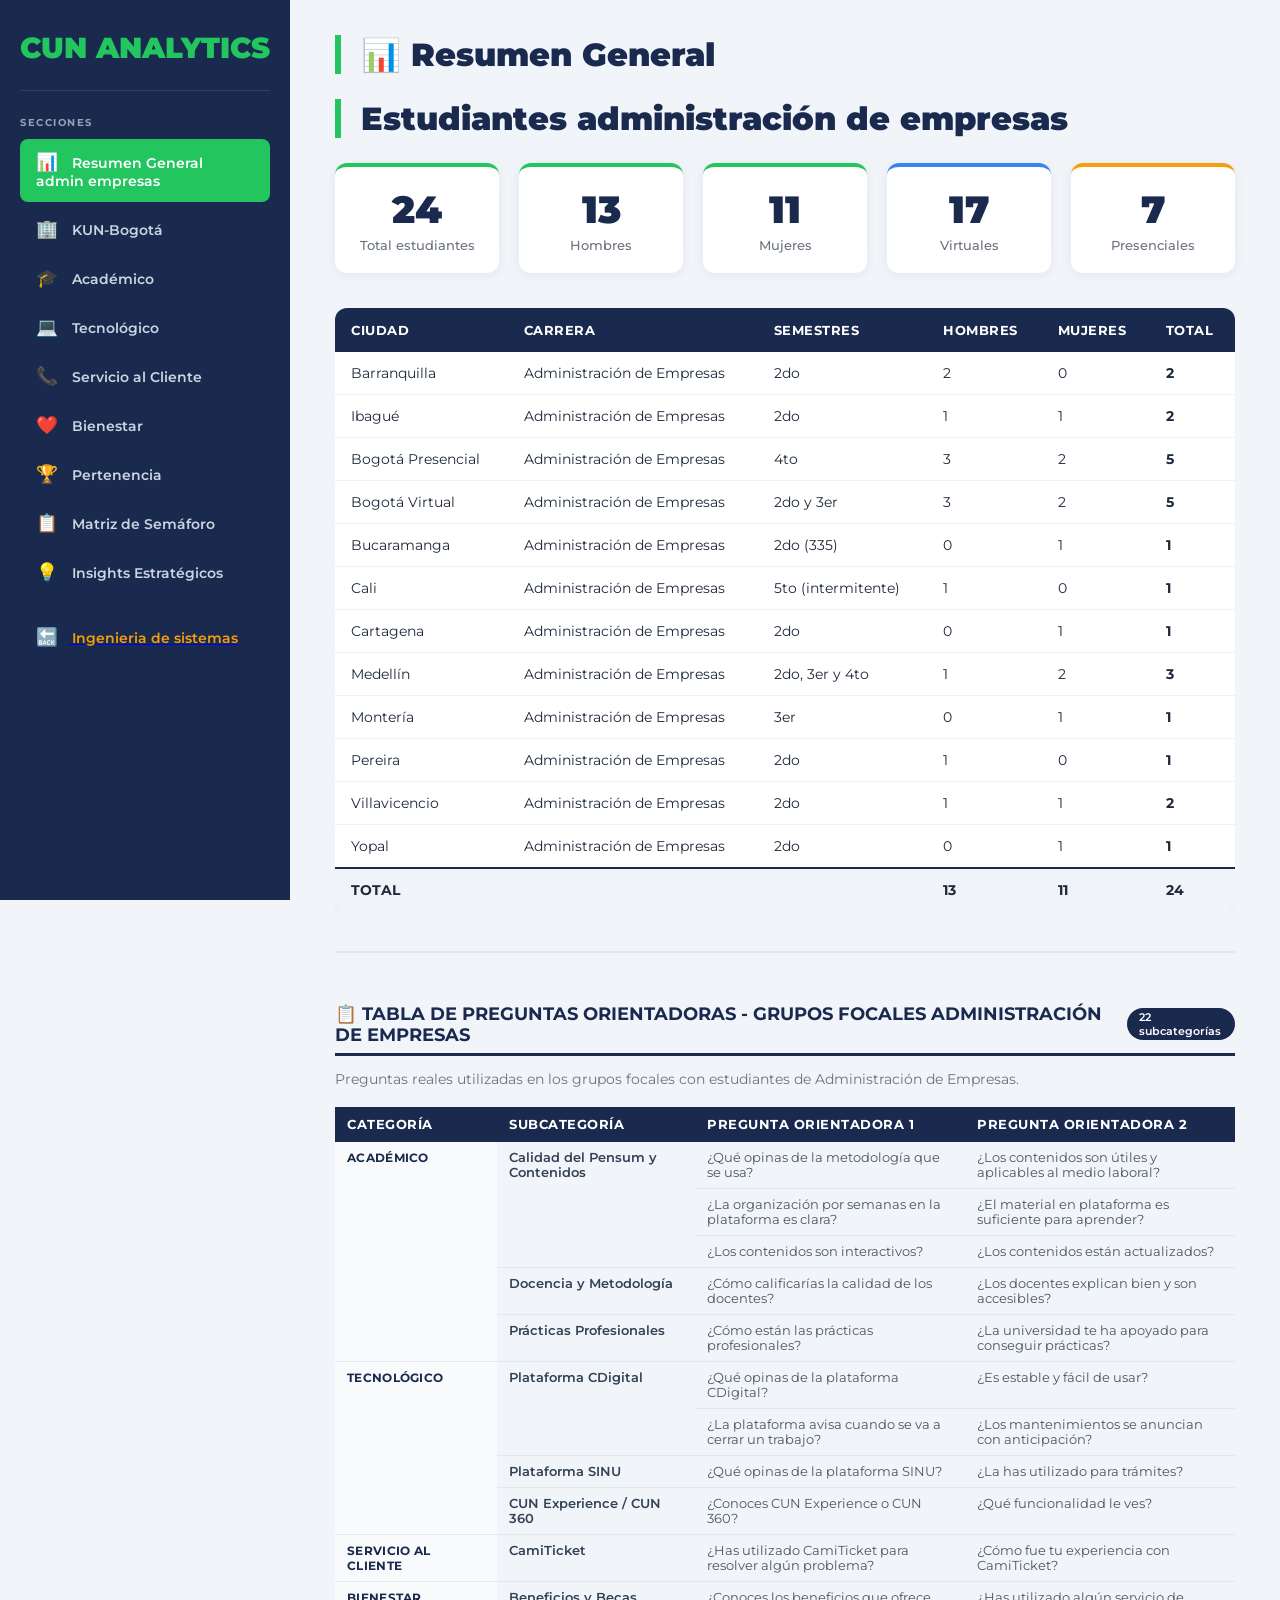
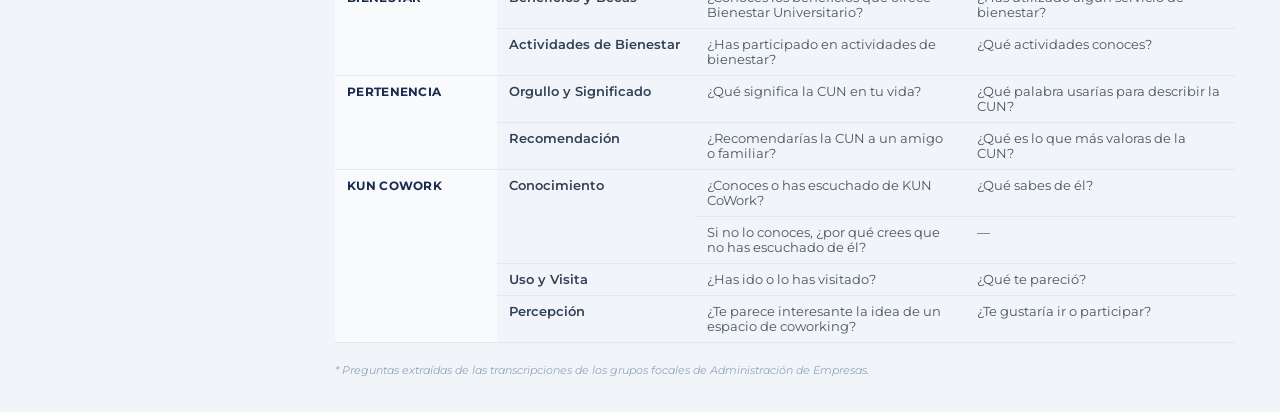
<file: index.html>
<!DOCTYPE html>
<html lang="es">
<head>
    <meta charset="UTF-8">
    <meta name="viewport" content="width=device-width, initial-scale=1.0">
    <title>Auditoría CUN - Administración de Empresas</title>
    <link href="https://fonts.googleapis.com/css2?family=Montserrat:wght@300;400;700;900&display=swap" rel="stylesheet">
    <link rel="stylesheet" href="estilos.css">
    <style>
        /* ===== ESTILOS PARA EL EMBUDO DE KUN ===== */
        .funnel-container {
            max-width: 700px;
            margin: 30px auto;
            padding: 20px;
            background: #f8fafc;
            border-radius: 12px;
            border: 1px solid #e2e8f0;
        }
        .funnel-title {
            text-align: center;
            font-size: 1.2rem;
            font-weight: 700;
            color: #1a2a4f;
            margin-bottom: 25px;
        }
        .funnel-step {
            display: flex;
            align-items: center;
            gap: 15px;
            padding: 12px 20px;
            margin-bottom: 8px;
            background: white;
            border-radius: 8px;
            box-shadow: 0 1px 4px rgba(0,0,0,0.06);
            border-left: 5px solid #1a2a4f;
            transition: all 0.2s;
        }
        .funnel-step:hover {
            transform: translateX(5px);
            box-shadow: 0 2px 8px rgba(0,0,0,0.1);
        }
        .funnel-step .step-icon {
            font-size: 1.8rem;
            width: 45px;
            text-align: center;
            flex-shrink: 0;
        }
        .funnel-step .step-info {
            flex: 1;
        }
        .funnel-step .step-info .step-label {
            font-size: 0.85rem;
            color: #4b5563;
            font-weight: 600;
        }
        .funnel-step .step-info .step-detail {
            font-size: 0.75rem;
            color: #6b7280;
        }
        .funnel-step .step-number {
            font-size: 1.6rem;
            font-weight: 900;
            color: #1a2a4f;
            min-width: 50px;
            text-align: right;
        }
        .funnel-step .step-percent {
            font-size: 0.75rem;
            color: #6b7280;
            font-weight: 600;
            min-width: 50px;
            text-align: right;
        }
        .funnel-arrow {
            text-align: center;
            font-size: 1.5rem;
            color: #94a3b8;
            line-height: 1;
            margin: -2px 0;
        }
        .funnel-step.level-1 { border-left-color: #1a2a4f; }
        .funnel-step.level-2 { border-left-color: #ef4444; }
        .funnel-step.level-3 { border-left-color: #10b981; }
        .funnel-step.level-4 { border-left-color: #f59e0b; }
        .funnel-step.level-5 { border-left-color: #8b5cf6; }
        .funnel-note {
            text-align: center;
            font-size: 0.75rem;
            color: #94a3b8;
            margin-top: 15px;
            font-style: italic;
        }
        .funnel-source {
            text-align: center;
            font-size: 0.7rem;
            color: #94a3b8;
            margin-top: 5px;
            font-style: italic;
        }

        /* ===== ESTILOS PARA LA TABLA DE PREGUNTAS ===== */
        .preguntas-table {
            width: 100%;
            border-collapse: collapse;
            font-size: 0.85rem;
            margin: 20px 0;
        }
        .preguntas-table thead th {
            background: #1a2a4f;
            color: white;
            padding: 10px 12px;
            text-align: left;
            font-weight: 700;
            font-size: 0.8rem;
            text-transform: uppercase;
            letter-spacing: 0.5px;
        }
        .preguntas-table tbody td {
            padding: 8px 12px;
            border-bottom: 1px solid #e2e8f0;
            vertical-align: top;
        }
        .preguntas-table tbody tr:hover {
            background: #f1f5f9;
        }
        .preguntas-table .cat-cell {
            font-weight: 700;
            color: #1a2a4f;
            background: #f8fafc;
            font-size: 0.75rem;
            text-transform: uppercase;
            letter-spacing: 0.3px;
        }
        .preguntas-table .subcat-cell {
            font-weight: 600;
            color: #334155;
            font-size: 0.8rem;
        }
        .preguntas-table .preg-cell {
            color: #4b5563;
            font-size: 0.8rem;
        }
        .preguntas-section-title {
            font-size: 1.1rem;
            font-weight: 700;
            color: #1a2a4f;
            margin: 30px 0 15px 0;
            padding-bottom: 8px;
            border-bottom: 3px solid #1a2a4f;
            display: flex;
            align-items: center;
            gap: 10px;
        }
        .preguntas-section-title .badge-count {
            background: #1a2a4f;
            color: white;
            font-size: 0.7rem;
            padding: 2px 12px;
            border-radius: 20px;
            font-weight: 600;
        }

        @media (max-width: 768px) {
            .funnel-step {
                flex-wrap: wrap;
                padding: 10px 15px;
            }
            .funnel-step .step-number {
                font-size: 1.2rem;
                min-width: 40px;
            }
            .preguntas-table {
                font-size: 0.75rem;
            }
            .preguntas-table thead th,
            .preguntas-table tbody td {
                padding: 6px 8px;
            }
        }
    </style>
</head>
<body>

<div class="app-container">

    <!-- ============================== -->
    <!-- SIDEBAR POR SECCIONES -->
    <!-- ============================== -->
    <aside class="sidebar">
        <div class="brand">CUN ANALYTICS</div>
        <nav class="nav-menu">

            <div class="nav-label">SECCIONES</div>

            <button class="nav-btn active" onclick="openTab(event, 'resumen')">
                <span class="icon">📊</span> Resumen General admin empresas
            </button>

            <button class="nav-btn" onclick="openTab(event, 'kun')">
                <span class="icon">🏢</span> KUN-Bogotá
            </button>

            <button class="nav-btn" onclick="openTab(event, 'academico')">
                <span class="icon">🎓</span> Académico
            </button>

            <button class="nav-btn" onclick="openTab(event, 'tecnologico')">
                <span class="icon">💻</span> Tecnológico
            </button>

            <button class="nav-btn" onclick="openTab(event, 'servicio')">
                <span class="icon">📞</span> Servicio al Cliente
            </button>

            <button class="nav-btn" onclick="openTab(event, 'bienestar')">
                <span class="icon">❤️</span> Bienestar
            </button>

            <button class="nav-btn" onclick="openTab(event, 'pertenencia')">
                <span class="icon">🏆</span> Pertenencia
            </button>

            <button class="nav-btn" onclick="openTab(event, 'matriz')">
                <span class="icon">📋</span> Matriz de Semáforo
            </button>

            <button class="nav-btn" onclick="openTab(event, 'insights')">
                <span class="icon">💡</span> Insights Estratégicos
            </button>

            
            <a href="./ingenieria de sistemas/index.html">
                <button class="nav-btn" id="back-btn" style="margin-top: 20px; color: #f59e0b;">
                    <span class="icon">🔙</span> Ingenieria de sistemas 
                </button>
            </a>

        </nav>
    </aside>

    <!-- ============================== -->
    <!-- MAIN CONTENT -->
    <!-- ============================== -->
    <main class="main-content">

        <!-- ============================================================ -->
        <!-- SECCIÓN 1: RESUMEN GENERAL -->
        <!-- ============================================================ -->
        <section id="resumen" class="tab-pane active">
            <h1 class="main-title">📊 Resumen General</h1>
            
            <h1 class="main-title">Estudiantes administración de empresas</h1>

            <!-- ESTADÍSTICAS GENERALES -->
            <div class="stats-grid">
                <div class="stat-card">
                    <div class="number">24</div>
                    <div class="label">Total estudiantes</div>
                </div>
                <div class="stat-card">
                    <div class="number">13</div>
                    <div class="label">Hombres</div>
                </div>
                <div class="stat-card">
                    <div class="number">11</div>
                    <div class="label">Mujeres</div>
                </div>
                <div class="stat-card" style="border-top-color: #3b82f6;">
                    <div class="number">17</div>
                    <div class="label">Virtuales</div>
                </div>
                <div class="stat-card" style="border-top-color: #f59e0b;">
                    <div class="number">7</div>
                    <div class="label">Presenciales</div>
                </div>
            </div>

            <!-- TABLA DE ESTUDIANTES POR CIUDAD -->
            <div class="table-wrapper">
                <table class="table-custom">
                    <thead>
                        <tr>
                            <th>Ciudad</th>
                            <th>Carrera</th>
                            <th>Semestres</th>
                            <th>Hombres</th>
                            <th>Mujeres</th>
                            <th>Total</th>
                        </tr>
                    </thead>
                    <tbody>
                        <tr><td>Barranquilla</td><td>Administración de Empresas</td><td>2do</td><td>2</td><td>0</td><td><strong>2</strong></td></tr>
                        <tr><td>Ibagué</td><td>Administración de Empresas</td><td>2do</td><td>1</td><td>1</td><td><strong>2</strong></td></tr>
                        <tr><td>Bogotá Presencial</td><td>Administración de Empresas</td><td>4to</td><td>3</td><td>2</td><td><strong>5</strong></td></tr>
                        <tr><td>Bogotá Virtual</td><td>Administración de Empresas</td><td>2do y 3er</td><td>3</td><td>2</td><td><strong>5</strong></td></tr>
                        <tr><td>Bucaramanga</td><td>Administración de Empresas</td><td>2do (335)</td><td>0</td><td>1</td><td><strong>1</strong></td></tr>
                        <tr><td>Cali</td><td>Administración de Empresas</td><td>5to (intermitente)</td><td>1</td><td>0</td><td><strong>1</strong></td></tr>
                        <tr><td>Cartagena</td><td>Administración de Empresas</td><td>2do</td><td>0</td><td>1</td><td><strong>1</strong></td></tr>
                        <tr><td>Medellín</td><td>Administración de Empresas</td><td>2do, 3er y 4to</td><td>1</td><td>2</td><td><strong>3</strong></td></tr>
                        <tr><td>Montería</td><td>Administración de Empresas</td><td>3er</td><td>0</td><td>1</td><td><strong>1</strong></td></tr>
                        <tr><td>Pereira</td><td>Administración de Empresas</td><td>2do</td><td>1</td><td>0</td><td><strong>1</strong></td></tr>
                        <tr><td>Villavicencio</td><td>Administración de Empresas</td><td>2do</td><td>1</td><td>1</td><td><strong>2</strong></td></tr>
                        <tr><td>Yopal</td><td>Administración de Empresas</td><td>2do</td><td>0</td><td>1</td><td><strong>1</strong></td></tr>
                        <tr class="total-row"><td colspan="3"><strong>TOTAL</strong></td><td><strong>13</strong></td><td><strong>11</strong></td><td><strong>24</strong></td></tr>
                    </tbody>
                </table>
            </div>

            <!-- ============================================================ -->
<!-- TABLA DE PREGUNTAS ORIENTADORAS -->
<!-- ============================================================ -->
<div style="margin-top: 40px; padding-top: 20px; border-top: 2px solid #e2e8f0;">
    <div class="preguntas-section-title">
        📋 TABLA DE PREGUNTAS ORIENTADORAS - GRUPOS FOCALES ADMINISTRACIÓN DE EMPRESAS
        <span class="badge-count">22 subcategorías</span>
    </div>
    <p style="color: #6b7280; font-size: 0.85rem; margin-bottom: 15px;">
        Preguntas reales utilizadas en los grupos focales con estudiantes de Administración de Empresas.
    </p>

    <div class="table-responsive">
        <table class="preguntas-table">
            <thead>
                <tr>
                    <th style="width: 18%;">Categoría</th>
                    <th style="width: 22%;">Subcategoría</th>
                    <th style="width: 30%;">Pregunta Orientadora 1</th>
                    <th style="width: 30%;">Pregunta Orientadora 2</th>
                </tr>
            </thead>
            <tbody>
                <!-- ACADÉMICO -->
                <tr>
                    <td class="cat-cell" rowspan="5">ACADÉMICO</td>
                    <td class="subcat-cell" rowspan="3">Calidad del Pensum y Contenidos</td>
                    <td class="preg-cell">¿Qué opinas de la metodología que se usa?</td>
                    <td class="preg-cell">¿Los contenidos son útiles y aplicables al medio laboral?</td>
                </tr>
                <tr>
                    <td class="preg-cell">¿La organización por semanas en la plataforma es clara?</td>
                    <td class="preg-cell">¿El material en plataforma es suficiente para aprender?</td>
                </tr>
                <tr>
                    <td class="preg-cell">¿Los contenidos son interactivos?</td>
                    <td class="preg-cell">¿Los contenidos están actualizados?</td>
                </tr>
                <tr>
                    <td class="subcat-cell">Docencia y Metodología</td>
                    <td class="preg-cell">¿Cómo calificarías la calidad de los docentes?</td>
                    <td class="preg-cell">¿Los docentes explican bien y son accesibles?</td>
                </tr>
                <tr>
                    <td class="subcat-cell">Prácticas Profesionales</td>
                    <td class="preg-cell">¿Cómo están las prácticas profesionales?</td>
                    <td class="preg-cell">¿La universidad te ha apoyado para conseguir prácticas?</td>
                </tr>

                <!-- TECNOLÓGICO -->
                <tr>
                    <td class="cat-cell" rowspan="4">TECNOLÓGICO</td>
                    <td class="subcat-cell" rowspan="2">Plataforma CDigital</td>
                    <td class="preg-cell">¿Qué opinas de la plataforma CDigital?</td>
                    <td class="preg-cell">¿Es estable y fácil de usar?</td>
                </tr>
                <tr>
                    <td class="preg-cell">¿La plataforma avisa cuando se va a cerrar un trabajo?</td>
                    <td class="preg-cell">¿Los mantenimientos se anuncian con anticipación?</td>
                </tr>
                <tr>
                    <td class="subcat-cell">Plataforma SINU</td>
                    <td class="preg-cell">¿Qué opinas de la plataforma SINU?</td>
                    <td class="preg-cell">¿La has utilizado para trámites?</td>
                </tr>
                <tr>
                    <td class="subcat-cell">CUN Experience / CUN 360</td>
                    <td class="preg-cell">¿Conoces CUN Experience o CUN 360?</td>
                    <td class="preg-cell">¿Qué funcionalidad le ves?</td>
                </tr>

                <!-- SERVICIO AL CLIENTE -->
                <tr>
                    <td class="cat-cell" rowspan="1">SERVICIO AL CLIENTE</td>
                    <td class="subcat-cell">CamiTicket</td>
                    <td class="preg-cell">¿Has utilizado CamiTicket para resolver algún problema?</td>
                    <td class="preg-cell">¿Cómo fue tu experiencia con CamiTicket?</td>
                </tr>

                <!-- BIENESTAR -->
                <tr>
                    <td class="cat-cell" rowspan="2">BIENESTAR</td>
                    <td class="subcat-cell">Beneficios y Becas</td>
                    <td class="preg-cell">¿Conoces los beneficios que ofrece Bienestar Universitario?</td>
                    <td class="preg-cell">¿Has utilizado algún servicio de bienestar?</td>
                </tr>
                <tr>
                    <td class="subcat-cell">Actividades de Bienestar</td>
                    <td class="preg-cell">¿Has participado en actividades de bienestar?</td>
                    <td class="preg-cell">¿Qué actividades conoces?</td>
                </tr>

                <!-- PERTENENCIA -->
                <tr>
                    <td class="cat-cell" rowspan="2">PERTENENCIA</td>
                    <td class="subcat-cell">Orgullo y Significado</td>
                    <td class="preg-cell">¿Qué significa la CUN en tu vida?</td>
                    <td class="preg-cell">¿Qué palabra usarías para describir la CUN?</td>
                </tr>
                <tr>
                    <td class="subcat-cell">Recomendación</td>
                    <td class="preg-cell">¿Recomendarías la CUN a un amigo o familiar?</td>
                    <td class="preg-cell">¿Qué es lo que más valoras de la CUN?</td>
                </tr>

                <!-- KUN CoWork -->
                <tr>
                    <td class="cat-cell" rowspan="4">KUN CoWork</td>
                    <td class="subcat-cell" rowspan="2">Conocimiento</td>
                    <td class="preg-cell">¿Conoces o has escuchado de KUN CoWork?</td>
                    <td class="preg-cell">¿Qué sabes de él?</td>
                </tr>
                <tr>
                    <td class="preg-cell">Si no lo conoces, ¿por qué crees que no has escuchado de él?</td>
                    <td class="preg-cell">—</td>
                </tr>
                <tr>
                    <td class="subcat-cell">Uso y Visita</td>
                    <td class="preg-cell">¿Has ido o lo has visitado?</td>
                    <td class="preg-cell">¿Qué te pareció?</td>
                </tr>
                <tr>
                    <td class="subcat-cell">Percepción</td>
                    <td class="preg-cell">¿Te parece interesante la idea de un espacio de coworking?</td>
                    <td class="preg-cell">¿Te gustaría ir o participar?</td>
                </tr>

            </tbody>
        </table>
    </div>
    <p style="color: #94a3b8; font-size: 0.7rem; margin-top: 8px; font-style: italic;">
        * Preguntas extraídas de las transcripciones de los grupos focales de Administración de Empresas.
    </p>
</div>

        </section>

        <!-- ============================================================ -->
        <!-- SECCIÓN KUN-BOGOTÁ (pestaña EXCLUSIVA) -->
        <!-- ============================================================ -->
        <section id="kun" class="tab-pane">
            <h1 class="main-title">🏢 KUN-Bogotá</h1>
            <p style="color: #6b7280; margin-bottom: 20px;">
                Análisis del conocimiento y percepción de KUN CoWork en Bogotá.
            </p>

            <!-- ===== DESCRIPCIÓN ===== -->
            <div style="margin-bottom: 25px; padding: 15px 20px; background: #f0f4fa; border-radius: 8px; border-left: 5px solid #1a2a4f;">
                <p style="margin: 0; color: #1a2a4f; font-size: 0.95rem;">
                    <strong>Resumen de la perspectiva</strong> sobre el espacio de co-working <strong>KUN CoWork</strong> en los grupos focales de Bogotá.
                </p>
            </div>

<div class="funnel-container">
    <div class="funnel-title">📊 Embudo de conocimiento de KUN CoWork</div>

    <table class="table-custom" style="width: 100%; border-collapse: collapse; text-align: center;">
        <thead>
            <tr style="background-color: #f8fafc; color: #1a2a4f; font-size: 0.8rem; font-weight: 700;">
                <th style="padding: 12px; text-align: left;">EMBUDO</th>
                <th style="padding: 12px;">TOTAL</th>
                <th style="padding: 12px;">GRUPOS FOCALES</th>
                <th style="padding: 12px;">POR LLAMADA</th>
                <th style="padding: 12px;">%</th>
            </tr>
        </thead>
        <tbody>
            <tr style="border-bottom: 1px solid #e2e8f0;">
                <td style="padding: 15px; text-align: left; font-weight: 600;">👥 Total estudiantes contactados</td>
                <td style="font-weight: 700;">109</td>
                <td>11</td>
                <td>98</td>
                <td style="font-weight: 700;">100%</td>
            </tr>
            <tr style="border-bottom: 1px solid #e2e8f0;">
                <td style="padding: 15px; text-align: left; font-weight: 600;">❌ No conocen KUN CoWork</td>
                <td style="font-weight: 700;">81</td>
                <td>8</td>
                <td>73</td>
                <td style="font-weight: 700; color: #ef4444;">74.3%</td>
            </tr>
            <tr style="border-bottom: 1px solid #e2e8f0;">
                <td style="padding: 15px; text-align: left; font-weight: 600;">✅ Sí conocen KUN CoWork</td>
                <td style="font-weight: 700;">28</td>
                <td>3</td>
                <td>25</td>
                <td style="font-weight: 700; color: #10b981;">25.7%</td>
            </tr>
            <tr style="border-bottom: 1px solid #e2e8f0;">
                <td style="padding: 15px; text-align: left; font-weight: 600;">🏠 Han visitado KUN CoWork</td>
                <td style="font-weight: 700;">2</td>
                <td>2</td>
                <td>0</td>
                <td style="font-weight: 700;">7.1%</td>
            </tr>
            <tr style="border-bottom: 1px solid #e2e8f0;">
                <td style="padding: 15px; text-align: left; font-weight: 600;">⭐ Lo recomendarían</td>
                <td style="font-weight: 700;">2</td>
                <td>2</td>
                <td>0</td>
                <td style="font-weight: 700;">100%</td>
            </tr>
        </tbody>
    </table>
    </div>

  


            <!-- ===== TARJETA DE DATOS ===== -->
            <div style="display: grid; grid-template-columns: repeat(3, 1fr); gap: 15px; text-align: center; margin: 20px 0;">
                <div style="background: white; padding: 18px 10px; border-radius: 10px; box-shadow: 0 2px 8px rgba(0,0,0,0.06); border-top: 4px solid #1a2a4f;">
                    <div style="font-size: 2.2rem; font-weight: 900; color: #1a2a4f;">109</div>
                    <div style="font-size: 0.8rem; color: #6b7280; font-weight: 600;">Total contactados</div>
                </div>
                <div style="background: white; padding: 18px 10px; border-radius: 10px; box-shadow: 0 2px 8px rgba(0,0,0,0.06); border-top: 4px solid #10b981;">
                    <div style="font-size: 2.2rem; font-weight: 900; color: #10b981;">28</div>
                    <div style="font-size: 0.8rem; color: #6b7280; font-weight: 600;">✅ Conocen KUN CoWork</div>
                    <div style="font-size: 0.7rem; color: #10b981;">25.7%</div>
                </div>
                <div style="background: white; padding: 18px 10px; border-radius: 10px; box-shadow: 0 2px 8px rgba(0,0,0,0.06); border-top: 4px solid #ef4444;">
                    <div style="font-size: 2.2rem; font-weight: 900; color: #ef4444;">81</div>
                    <div style="font-size: 0.8rem; color: #6b7280; font-weight: 600;">❌ No conocen KUN CoWork</div>
                    <div style="font-size: 0.7rem; color: #ef4444;">74.3%</div>
                </div>
            </div>

            <!-- ===== ANÁLISIS ESTRATÉGICO ===== -->
            <h4 style="color: #1a2a4f; margin: 30px 0 15px 0; font-size: 1.1rem;">🔍 Análisis de la situación actual</h4>

            <div style="background: #fef2f2; padding: 20px; border-radius: 10px; margin-bottom: 15px; border-left: 5px solid #ef4444;">
                <div style="display: flex; align-items: center; gap: 10px; margin-bottom: 10px;">
                    <span style="font-size: 1.8rem;">🔴</span>
                    <h5 style="margin: 0; color: #1a2a4f; font-size: 1rem;">1. El problema central: desconocimiento masivo</h5>
                </div>
                <p style="margin: 0 0 10px 0; color: #4b5563; font-size: 0.9rem; line-height: 1.6;">
                    El <strong>74.3%</strong> de los estudiantes contactados <strong>nunca ha escuchado hablar de KUN CoWork</strong>.
                    No es un problema de rechazo al espacio, sino de <strong>falta total de exposición</strong>.
                </p>
                <p style="margin: 0; color: #991b1b; font-size: 0.85rem; font-weight: 600;">
                    ⚠️ Impacto: Un espacio diseñado para mejorar la experiencia universitaria está siendo desaprovechado.
                </p>
            </div>

            <div style="background: #f0fdf4; padding: 20px; border-radius: 10px; margin-bottom: 15px; border-left: 5px solid #10b981;">
                <div style="display: flex; align-items: center; gap: 10px; margin-bottom: 10px;">
                    <span style="font-size: 1.8rem;">🟢</span>
                    <h5 style="margin: 0; color: #1a2a4f; font-size: 1rem;">2. La oportunidad: percepción positiva al conocerlo</h5>
                </div>
                <p style="margin: 0 0 10px 0; color: #4b5563; font-size: 0.9rem; line-height: 1.6;">
                    Cuando se les explica el concepto, <strong>no hay rechazo</strong>. Los estudiantes identifican valor en KUN CoWork.
                </p>
                <p style="margin: 10px 0 0 0; color: #065f46; font-size: 0.85rem; font-weight: 600;">
                    ✅ Conclusión: El producto no es el problema. <strong>La adopción es el problema.</strong>
                </p>
            </div>

            <div style="background: #fffbeb; padding: 20px; border-radius: 10px; margin-bottom: 15px; border-left: 5px solid #f59e0b;">
                <div style="display: flex; align-items: center; gap: 10px; margin-bottom: 10px;">
                    <span style="font-size: 1.8rem;">🟡</span>
                    <h5 style="margin: 0; color: #1a2a4f; font-size: 1rem;">3. KUN CoWork responde a necesidades reales</h5>
                </div>
                <div style="display: grid; grid-template-columns: 1fr 1fr; gap: 8px; font-size: 0.85rem;">
                    <div style="background: white; padding: 8px 12px; border-radius: 6px; box-shadow: 0 1px 4px rgba(0,0,0,0.04);">
                        <strong style="color: #1a2a4f;">Tiempos muertos</strong>
                        <span style="color: #6b7280; display: block; font-size: 0.75rem;">Espacios disponibles todo el día</span>
                    </div>
                    <div style="background: white; padding: 8px 12px; border-radius: 6px; box-shadow: 0 1px 4px rgba(0,0,0,0.04);">
                        <strong style="color: #1a2a4f;">Zonas de descanso</strong>
                        <span style="color: #6b7280; display: block; font-size: 0.75rem;">Áreas para relajarse entre clases</span>
                    </div>
                    <div style="background: white; padding: 8px 12px; border-radius: 6px; box-shadow: 0 1px 4px rgba(0,0,0,0.04);">
                        <strong style="color: #1a2a4f;">Actividades recreativas</strong>
                        <span style="color: #6b7280; display: block; font-size: 0.75rem;">Juegos de mesa, videojuegos, bolos</span>
                    </div>
                    <div style="background: white; padding: 8px 12px; border-radius: 6px; box-shadow: 0 1px 4px rgba(0,0,0,0.04);">
                        <strong style="color: #1a2a4f;">Trabajo colaborativo</strong>
                        <span style="color: #6b7280; display: block; font-size: 0.75rem;">Espacios grupales para proyectos</span>
                    </div>
                </div>
                <p style="margin: 10px 0 0 0; color: #92400e; font-size: 0.85rem; font-weight: 600;">
                    💡 Insight: No están diciendo "no quiero". Están diciendo <strong>"no sabía que existía"</strong>.
                </p>
            </div>

            <div style="background: #f5f3ff; padding: 20px; border-radius: 10px; margin-bottom: 15px; border-left: 5px solid #8b5cf6;">
                <div style="display: flex; align-items: center; gap: 10px; margin-bottom: 10px;">
                    <span style="font-size: 1.8rem;">🟣</span>
                    <h5 style="margin: 0; color: #1a2a4f; font-size: 1rem;">4. Desconexión con los cambios institucionales</h5>
                </div>
                <p style="margin: 0; color: #4b5563; font-size: 0.9rem; line-height: 1.6;">
                    Los estudiantes ven con preocupación el cierre de sedes, pero no tienen claro que así mismo se estan incluyendo otros espacios.
                </p>
            </div>

            <!-- ===== INSIGHT ESTRATÉGICO ===== -->
            <div style="margin-top: 25px; padding: 18px 22px; background: #fef3c7; border-radius: 10px; border: 2px solid #f59e0b;">
                <div style="display: flex; align-items: center; gap: 10px; margin-bottom: 8px;">
                    <span style="font-size: 1.5rem;">🔍</span>
                    <h5 style="margin: 0; color: #92400e; font-size: 1rem;">Insight estratégico</h5>
                </div>
                <p style="margin: 0; color: #78350f; font-size: 0.9rem; line-height: 1.6;">
                    El reto principal de KUN CoWork <strong>no es el producto, sino su adopción</strong>.
                    Los estudiantes valoran espacios para estudiar, descansar y socializar, pero <strong>no saben que la institución ya está desarrollando una solución</strong>.
                </p>
            </div>


            <!-- ===== HALLAZGO PARA DIRECTIVOS ===== -->
            <div style="margin-top: 15px; padding: 18px 22px; background: #ede9fe; border-radius: 10px; border: 2px solid #8b5cf6;">
                <div style="display: flex; align-items: center; gap: 10px; margin-bottom: 8px;">
                    <span style="font-size: 1.5rem;">🎯</span>
                    <h5 style="margin: 0; color: #5b21b6; font-size: 1rem;">Hallazgo para directivos</h5>
                </div>
                <p style="margin: 0; color: #1e1b4b; font-size: 0.9rem; line-height: 1.6;">
                    KUN CoWork tiene un <strong>bajo nivel de reconocimiento</strong> (solo el 25.7% lo conoce), a pesar de responder a necesidades reales.
                    El desafío principal <strong>no es la aceptación del concepto, sino su comunicación y posicionamiento</strong>.
                </p>
            </div>

            <!-- ===== PLAN DE ACCIÓN ===== -->
            <div style="margin-top: 15px; padding: 18px 22px; background: #f0fdf4; border-radius: 10px; border: 2px solid #10b981;">
                <div style="display: flex; align-items: center; gap: 10px; margin-bottom: 8px;">
                    <span style="font-size: 1.5rem;">📋</span>
                    <h5 style="margin: 0; color: #065f46; font-size: 1rem;">Plan de acción sugerido</h5>
                </div>
                <div class="table-wrapper">
                    <table class="table-custom" style="font-size: 0.85rem;">
                        <thead>
                            <tr>
                                <th style="width: 40%;">Acción</th>
                                <th style="width: 30%;">Plazo</th>
                                <th style="width: 30%;">Responsable</th>
                            </tr>
                        </thead>
                        <tbody>
                            <tr>
                                <td>Campaña de lanzamiento "Descubre KUN CoWork"</td>
                                <td><span style="color: #ef4444; font-weight: 700;">Inmediato</span></td>
                                <td>Comunicaciones</td>
                            </tr>
                            <tr>
                                <td>Tours guiados para estudiantes nuevos y antiguos</td>
                                <td><span style="color: #f59e0b; font-weight: 700;">1 mes</span></td>
                                <td>Bienestar</td>
                            </tr>
                            <tr>
                                <td>Integración de KUN CoWork en inducción de nuevos estudiantes</td>
                                <td><span style="color: #3b82f6; font-weight: 700;">Próximo semestre</span></td>
                                <td>Dirección de Programa</td>
                            </tr>
                            <tr>
                                <td>Difusión mensual en correos y CUN 360</td>
                                <td><span style="color: #10b981; font-weight: 700;">Continuo</span></td>
                                <td>Comunicaciones</td>
                            </tr>
                        </tbody>
                    </table>
                </div>
            </div>

        </section>

        <!-- ============================================================ -->
        <!-- SECCIÓN 3: ACADÉMICO -->
        <!-- ============================================================ -->
        <section id="academico" class="tab-pane">
            <h1 class="main-title">🎓 Académico</h1>
            <p style="color: #6b7280; margin-bottom: 20px;">Análisis de la calidad del pensum, docencia y prácticas profesionales por ciudad.</p>

            <div class="accordion-container">
                <button class="accordion-header" onclick="toggleAccordion('acad_barranquilla')">
                    <span>Barranquilla</span>
                    <span class="arrow">+</span>
                </button>
                <div id="acad_barranquilla" class="accordion-content">
                    <p><span class="badge-pos">Positiva</span> Contenidos útiles y prácticos. Docentes explican bien.</p>
                    <div class="verbatim-container">
                        <div class="verbatim">"La metodología que se usa está bien, el aprendizaje como tal ha sido excelente." – Participante</div>
                    </div>
                </div>
            </div>

            <div class="accordion-container">
                <button class="accordion-header" onclick="toggleAccordion('acad_ibague')">
                    <span>Ibagué</span>
                    <span class="arrow">+</span>
                </button>
                <div id="acad_ibague" class="accordion-content">
                    <p><span class="badge-pos">Positiva</span> Docentes pacientes y claros. Sistema 335 valorado.</p>
                    <div class="verbatim-container">
                        <div class="verbatim">"Los profesores son muy buenos, explican de la mejor manera." – Participante</div>
                    </div>
                </div>
            </div>

            <div class="accordion-container">
                <button class="accordion-header" onclick="toggleAccordion('acad_bogotap')">
                    <span>Bogotá Presencial</span>
                    <span class="arrow">+</span>
                </button>
                <div id="acad_bogotap" class="accordion-content">
                    <p><span class="badge-pos">Positiva</span> Grupos pequeños, contenidos prácticos y con ejemplos reales.</p>
                    <div class="verbatim-container">
                        <div class="verbatim">"El pensum es muy completo y actualizado." – Participante</div>
                    </div>
                </div>
            </div>

            <div class="accordion-container">
                <button class="accordion-header" onclick="toggleAccordion('acad_bogotav')">
                    <span>Bogotá Virtual</span>
                    <span class="arrow">+</span>
                </button>
                <div id="acad_bogotav" class="accordion-content">
                    <p><span class="badge-critico">Crítica</span> Caso grave de maltrato pedagógico (profesor denunciado).</p>
                    <div class="verbatim-container">
                        <div class="verbatim">"El profesor nunca se dedicó a que uno aprendiera, sino a que uno se tirara la materia." – Participante</div>
                    </div>
                </div>
            </div>

            <div class="accordion-container">
                <button class="accordion-header" onclick="toggleAccordion('acad_bucaramanga')">
                    <span>Bucaramanga</span>
                    <span class="arrow">+</span>
                </button>
                <div id="acad_bucaramanga" class="accordion-content">
                    <p><span class="badge-warn">Mixta</span> Material bueno, pero algunos docentes débiles en Excel e IA.</p>
                    <div class="verbatim-container">
                        <div class="verbatim">"Encuentro debilidades en Excel e IA, sacan soluciones poco prácticas." – Participante</div>
                    </div>
                </div>
            </div>

            <div class="accordion-container">
                <button class="accordion-header" onclick="toggleAccordion('acad_cali')">
                    <span>Cali</span>
                    <span class="arrow">+</span>
                </button>
                <div id="acad_cali" class="accordion-content">
                    <p><span class="badge-pos">Positiva</span> Contenidos actualizados. Docentes amigables.</p>
                    <div class="verbatim-container">
                        <div class="verbatim">"La universidad me ha aportado herramientas útiles para mi trabajo." – Participante</div>
                    </div>
                </div>
            </div>

            <div class="accordion-container">
                <button class="accordion-header" onclick="toggleAccordion('acad_cartagena')">
                    <span>Cartagena</span>
                    <span class="arrow">+</span>
                </button>
                <div id="acad_cartagena" class="accordion-content">
                    <p><span class="badge-critico">Crítica</span> Caso grave de maltrato pedagógico (profesor denunciado).</p>
                    <div class="verbatim-container">
                        <div class="verbatim">"Siento que no se dedicó a que uno aprendiera, sino a que uno se cayera en la clase." – Participante</div>
                    </div>
                </div>
            </div>

            <div class="accordion-container">
                <button class="accordion-header" onclick="toggleAccordion('acad_medellin')">
                    <span>Medellín</span>
                    <span class="arrow">+</span>
                </button>
                <div id="acad_medellin" class="accordion-content">
                    <p><span class="badge-pos">Positiva</span> Docentes flexibles, contenidos aplicables. Un estudiante fue ascendido.</p>
                    <div class="verbatim-container">
                        <div class="verbatim">"Me ascendieron a auxiliar administrativo aplicando lo estudiado." – Participante</div>
                    </div>
                </div>
            </div>

            <div class="accordion-container">
                <button class="accordion-header" onclick="toggleAccordion('acad_monteria')">
                    <span>Montería</span>
                    <span class="arrow">+</span>
                </button>
                <div id="acad_monteria" class="accordion-content">
                    <p><span class="badge-warn">Mixta</span> Algunos docentes dinámicos, otros muy metódicos.</p>
                    <div class="verbatim-container">
                        <div class="verbatim">"Hay profesores muy metódicos, cerrados, esto es lo que toca y ya." – Participante</div>
                    </div>
                </div>
            </div>

            <div class="accordion-container">
                <button class="accordion-header" onclick="toggleAccordion('acad_pereira')">
                    <span>Pereira</span>
                    <span class="arrow">+</span>
                </button>
                <div id="acad_pereira" class="accordion-content">
                    <p><span class="badge-pos">Positiva</span> Ajustado a la realidad laboral. Muchos profesores buenos.</p>
                    <div class="verbatim-container">
                        <div class="verbatim">"Hay muchos profes muy tesos, cosas que se ajustan a mi trabajo." – Participante</div>
                    </div>
                </div>
            </div>

            <div class="accordion-container">
                <button class="accordion-header" onclick="toggleAccordion('acad_villavicencio')">
                    <span>Villavicencio</span>
                    <span class="arrow">+</span>
                </button>
                <div id="acad_villavicencio" class="accordion-content">
                    <p><span class="badge-pos">Positiva</span> Excelente enseñanza de IA. Docentes responden correos.</p>
                    <div class="verbatim-container">
                        <div class="verbatim">"La universidad me ha enseñado a utilizar la IA para bien." – Participante</div>
                    </div>
                </div>
            </div>

            <div class="accordion-container">
                <button class="accordion-header" onclick="toggleAccordion('acad_yopal')">
                    <span>Yopal</span>
                    <span class="arrow">+</span>
                </button>
                <div id="acad_yopal" class="accordion-content">
                    <p><span class="badge-pos">Positiva</span> Contenidos completos, clases participativas.</p>
                    <div class="verbatim-container">
                        <div class="verbatim">"Me gusta más las clases donde uno puede participar." – Participante</div>
                    </div>
                </div>
            </div>
        </section>

        <!-- ============================================================ -->
        <!-- SECCIÓN 4: TECNOLÓGICO -->
        <!-- ============================================================ -->
        <section id="tecnologico" class="tab-pane">
            <h1 class="main-title">💻 Tecnológico</h1>
            <p style="color: #6b7280; margin-bottom: 20px;">Análisis de plataformas CDigital, SINU y herramientas tecnológicas.</p>

            <div class="accordion-container">
                <button class="accordion-header" onclick="toggleAccordion('tec_barranquilla')">
                    <span>Barranquilla</span>
                    <span class="arrow">+</span>
                </button>
                <div id="tec_barranquilla" class="accordion-content">
                    <p><span class="badge-pos">Positiva</span> CDigital estable y fácil de usar. Nunca se cae.</p>
                </div>
            </div>

            <div class="accordion-container">
                <button class="accordion-header" onclick="toggleAccordion('tec_ibague')">
                    <span>Ibagué</span>
                    <span class="arrow">+</span>
                </button>
                <div id="tec_ibague" class="accordion-content">
                    <p><span class="badge-pos">Positiva</span> CDigital intuitiva y completa. Dexway excelente.</p>
                </div>
            </div>

            <div class="accordion-container">
                <button class="accordion-header" onclick="toggleAccordion('tec_bogotap')">
                    <span>Bogotá Presencial</span>
                    <span class="arrow">+</span>
                </button>
                <div id="tec_bogotap" class="accordion-content">
                    <p><span class="badge-pos">Positiva</span> Infraestructura tecnológica buena. Laboratorios bien equipados.</p>
                </div>
            </div>

            <div class="accordion-container">
                <button class="accordion-header" onclick="toggleAccordion('tec_bogotav')">
                    <span>Bogotá Virtual</span>
                    <span class="arrow">+</span>
                </button>
                <div id="tec_bogotav" class="accordion-content">
                    <p><span class="badge-pos">Positiva</span> CDigital 24/7 disponible, nunca falla.</p>
                </div>
            </div>

            <div class="accordion-container">
                <button class="accordion-header" onclick="toggleAccordion('tec_bucaramanga')">
                    <span>Bucaramanga</span>
                    <span class="arrow">+</span>
                </button>
                <div id="tec_bucaramanga" class="accordion-content">
                    <p><span class="badge-pos">Positiva</span> CDigital excelente. SINU tiene inconsistencias graves.</p>
                    <div class="verbatim-container">
                        <div class="verbatim">"SINU me ha sacado canas, me han puesto cobros que no me corresponden." – Participante</div>
                    </div>
                </div>
            </div>

            <div class="accordion-container">
                <button class="accordion-header" onclick="toggleAccordion('tec_cali')">
                    <span>Cali</span>
                    <span class="arrow">+</span>
                </button>
                <div id="tec_cali" class="accordion-content">
                    <p><span class="badge-warn">Mixta</span> CDigital funcional pero curva de aprendizaje. SINU poco amigable.</p>
                </div>
            </div>

            <div class="accordion-container">
                <button class="accordion-header" onclick="toggleAccordion('tec_cartagena')">
                    <span>Cartagena</span>
                    <span class="arrow">+</span>
                </button>
                <div id="tec_cartagena" class="accordion-content">
                    <p><span class="badge-pos">Positiva</span> CDigital 24/7 disponible, fácil de usar.</p>
                </div>
            </div>

            <div class="accordion-container">
                <button class="accordion-header" onclick="toggleAccordion('tec_medellin')">
                    <span>Medellín</span>
                    <span class="arrow">+</span>
                </button>
                <div id="tec_medellin" class="accordion-content">
                    <p><span class="badge-pos">Positiva</span> CDigital fluida, rara vez se cae. CUN 360 funcional.</p>
                </div>
            </div>

            <div class="accordion-container">
                <button class="accordion-header" onclick="toggleAccordion('tec_monteria')">
                    <span>Montería</span>
                    <span class="arrow">+</span>
                </button>
                <div id="tec_monteria" class="accordion-content">
                    <p><span class="badge-pos">Positiva</span> CDigital funcional con observaciones. Dexway excelente.</p>
                </div>
            </div>

            <div class="accordion-container">
                <button class="accordion-header" onclick="toggleAccordion('tec_pereira')">
                    <span>Pereira</span>
                    <span class="arrow">+</span>
                </button>
                <div id="tec_pereira" class="accordion-content">
                    <p><span class="badge-warn">Mixta</span> CDigital se cae en horas de la noche. SINU no la usa.</p>
                    <div class="verbatim-container">
                        <div class="verbatim">"Yo sí no ni lo toco." – Participante (sobre SINU)</div>
                    </div>
                </div>
            </div>

            <div class="accordion-container">
                <button class="accordion-header" onclick="toggleAccordion('tec_villavicencio')">
                    <span>Villavicencio</span>
                    <span class="arrow">+</span>
                </button>
                <div id="tec_villavicencio" class="accordion-content">
                    <p><span class="badge-warn">Mixta</span> CDigital funcional con fallas puntuales. SINU es un problema.</p>
                    <div class="verbatim-container">
                        <div class="verbatim">"Para descargar el recibo de matrícula nunca pude." – Participante</div>
                    </div>
                </div>
            </div>

            <div class="accordion-container">
                <button class="accordion-header" onclick="toggleAccordion('tec_yopal')">
                    <span>Yopal</span>
                    <span class="arrow">+</span>
                </button>
                <div id="tec_yopal" class="accordion-content">
                    <p><span class="badge-pos">Positiva</span> CDigital completa y práctica. Plataforma de inglés excelente.</p>
                    <div class="verbatim-container">
                        <div class="verbatim">"La plataforma de inglés es súper." – Participante</div>
                    </div>
                </div>
            </div>
        </section>

        <!-- ============================================================ -->
        <!-- SECCIÓN 5: SERVICIO AL CLIENTE -->
        <!-- ============================================================ -->
        <section id="servicio" class="tab-pane">
            <h1 class="main-title">📞 Servicio al Cliente</h1>
            <p style="color: #6b7280; margin-bottom: 20px;">Análisis de CamiTicket, tiempos de respuesta y atención al estudiante.</p>

            <div class="accordion-container">
                <button class="accordion-header" onclick="toggleAccordion('serv_barranquilla')">
                    <span>Barranquilla</span>
                    <span class="arrow">+</span>
                </button>
                <div id="serv_barranquilla" class="accordion-content">
                    <p><span class="badge-critico">Crítica</span> Promoción "pague uno, lleve dos" no respetada. 2 meses sin respuesta.</p>
                    <div class="verbatim-container">
                        <div class="verbatim">"Llevo dos meses sin respuesta." – Participante</div>
                    </div>
                </div>
            </div>

            <div class="accordion-container">
                <button class="accordion-header" onclick="toggleAccordion('serv_ibague')">
                    <span>Ibagué</span>
                    <span class="arrow">+</span>
                </button>
                <div id="serv_ibague" class="accordion-content">
                    <p><span class="badge-warn">Mixta</span> Experiencias variadas: algunos rápidos, otros con demoras.</p>
                    <div class="verbatim-container">
                        <div class="verbatim">"Envié un CamiTicket y me respondieron el mismo día." – Participante</div>
                    </div>
                </div>
            </div>

            <div class="accordion-container">
                <button class="accordion-header" onclick="toggleAccordion('serv_bogotap')">
                    <span>Bogotá Presencial</span>
                    <span class="arrow">+</span>
                </button>
                <div id="serv_bogotap" class="accordion-content">
                    <p><span class="badge-neutral">Neutral</span> Servicio regular. Algunas respuestas rápidas, otras con demora.</p>
                </div>
            </div>

            <div class="accordion-container">
                <button class="accordion-header" onclick="toggleAccordion('serv_bogotav')">
                    <span>Bogotá Virtual</span>
                    <span class="arrow">+</span>
                </button>
                <div id="serv_bogotav" class="accordion-content">
                    <p><span class="badge-critico">Crítica</span> Un estudiante perdió un semestre por falta de respuesta.</p>
                    <div class="verbatim-container">
                        <div class="verbatim">"Cuando hacía falta pagar, me llamaban. Cuando pagué, ya no contestaron." – Participante</div>
                    </div>
                </div>
            </div>

            <div class="accordion-container">
                <button class="accordion-header" onclick="toggleAccordion('serv_bucaramanga')">
                    <span>Bucaramanga</span>
                    <span class="arrow">+</span>
                </button>
                <div id="serv_bucaramanga" class="accordion-content">
                    <p><span class="badge-warn">Mixta</span> A veces solucionan, otras veces se demoran. No leen bien los tickets.</p>
                    <div class="verbatim-container">
                        <div class="verbatim">"No leen, responden como lo que primero les sale." – Participante</div>
                    </div>
                </div>
            </div>

            <div class="accordion-container">
                <button class="accordion-header" onclick="toggleAccordion('serv_cali')">
                    <span>Cali</span>
                    <span class="arrow">+</span>
                </button>
                <div id="serv_cali" class="accordion-content">
                    <p><span class="badge-pos">Positiva</span> Cuando ha utilizado tickets, le han respondido y solucionado.</p>
                </div>
            </div>

            <div class="accordion-container">
                <button class="accordion-header" onclick="toggleAccordion('serv_cartagena')">
                    <span>Cartagena</span>
                    <span class="arrow">+</span>
                </button>
                <div id="serv_cartagena" class="accordion-content">
                    <p><span class="badge-critico">Crítica</span> No sabe dónde queda una sede. WhatsApp no responde.</p>
                    <div class="verbatim-container">
                        <div class="verbatim">"Los números de WhatsApp cambian, uno escribe y nadie responde." – Participante</div>
                    </div>
                </div>
            </div>

            <div class="accordion-container">
                <button class="accordion-header" onclick="toggleAccordion('serv_medellin')">
                    <span>Medellín</span>
                    <span class="arrow">+</span>
                </button>
                <div id="serv_medellin" class="accordion-content">
                    <p><span class="badge-critico">Crítica</span> 1.5 meses esperando certificado de estudio sin respuesta.</p>
                    <div class="verbatim-container">
                        <div class="verbatim">"Hace un mes y medio que necesito el certificado y sigo sin respuesta." – Participante</div>
                    </div>
                </div>
            </div>

            <div class="accordion-container">
                <button class="accordion-header" onclick="toggleAccordion('serv_monteria')">
                    <span>Montería</span>
                    <span class="arrow">+</span>
                </button>
                <div id="serv_monteria" class="accordion-content">
                    <p><span class="badge-warn">Problema pendiente</span> Promoción no cumplida. Aún no ha puesto el CamiTicket.</p>
                </div>
            </div>

            <div class="accordion-container">
                <button class="accordion-header" onclick="toggleAccordion('serv_pereira')">
                    <span>Pereira</span>
                    <span class="arrow">+</span>
                </button>
                <div id="serv_pereira" class="accordion-content">
                    <p><span class="badge-neutral">Sin datos</span> No reportó experiencias específicas con CamiTicket.</p>
                </div>
            </div>

            <div class="accordion-container">
                <button class="accordion-header" onclick="toggleAccordion('serv_villavicencio')">
                    <span>Villavicencio</span>
                    <span class="arrow">+</span>
                </button>
                <div id="serv_villavicencio" class="accordion-content">
                    <p><span class="badge-critico">Crítica</span> Casi deserta por problemas con recibo de matrícula.</p>
                    <div class="verbatim-container">
                        <div class="verbatim">"Si no fuera por el asesor, ya me había ido de la CUN." – Participante</div>
                    </div>
                </div>
            </div>

            <div class="accordion-container">
                <button class="accordion-header" onclick="toggleAccordion('serv_yopal')">
                    <span>Yopal</span>
                    <span class="arrow">+</span>
                </button>
                <div id="serv_yopal" class="accordion-content">
                    <p><span class="badge-pos">Positiva</span> Ha puesto CamiTicket y ha tenido respuesta y solución.</p>
                    <div class="verbatim-container">
                        <div class="verbatim">"Cami tickets he puesto y he tenido respuesta, me han dado solución." – Participante</div>
                    </div>
                </div>
            </div>
        </section>

        <!-- ============================================================ -->
        <!-- SECCIÓN 6: BIENESTAR -->
        <!-- ============================================================ -->
        <section id="bienestar" class="tab-pane">
            <h1 class="main-title">❤️ Bienestar</h1>
            <p style="color: #6b7280; margin-bottom: 20px;">Beneficios, becas y actividades de bienestar por ciudad.</p>

            <div class="accordion-container">
                <button class="accordion-header" onclick="toggleAccordion('bien_barranquilla')">
                    <span>Barranquilla</span>
                    <span class="arrow">+</span>
                </button>
                <div id="bien_barranquilla" class="accordion-content">
                    <p><span class="badge-pos">Positiva</span> Asistencia veterinaria eficaz. Responden en menos de 3 minutos.</p>
                    <div class="verbatim-container">
                        <div class="verbatim">"La asistencia veterinaria fue excelente, menos de 3 minutos ya tenía un asesor." – Participante</div>
                    </div>
                </div>
            </div>

            <div class="accordion-container">
                <button class="accordion-header" onclick="toggleAccordion('bien_ibague')">
                    <span>Ibagué</span>
                    <span class="arrow">+</span>
                </button>
                <div id="bien_ibague" class="accordion-content">
                    <p><span class="badge-pos">Positiva</span> C Te Ayuda es muy valorado por su flexibilidad y ausencia de intereses.</p>
                    <div class="verbatim-container">
                        <div class="verbatim">"C Te Ayuda, no genera intereses ni nada." – Participante</div>
                    </div>
                </div>
            </div>

            <div class="accordion-container">
                <button class="accordion-header" onclick="toggleAccordion('bien_bogotap')">
                    <span>Bogotá Presencial</span>
                    <span class="arrow">+</span>
                </button>
                <div id="bien_bogotap" class="accordion-content">
                    <p><span class="badge-pos">Positiva</span> Beneficios y becas valorados. C Te Ayuda es conocido y utilizado.</p>
                </div>
            </div>

            <div class="accordion-container">
                <button class="accordion-header" onclick="toggleAccordion('bien_bogotav')">
                    <span>Bogotá Virtual</span>
                    <span class="arrow">+</span>
                </button>
                <div id="bien_bogotav" class="accordion-content">
                    <p><span class="badge-pos">Positiva</span> Precio accesible, flexibilidad y facilidades de pago son clave.</p>
                    <div class="verbatim-container">
                        <div class="verbatim">"El precio fue uno de los que me motivó." – Participante</div>
                    </div>
                </div>
            </div>

            <div class="accordion-container">
                <button class="accordion-header" onclick="toggleAccordion('bien_medellin')">
                    <span>Medellín</span>
                    <span class="arrow">+</span>
                </button>
                <div id="bien_medellin" class="accordion-content">
                    <p><span class="badge-neutral">Sin datos</span> No se reportaron observaciones específicas sobre bienestar.</p>
                </div>
            </div>

            <div class="accordion-container">
                <button class="accordion-header" onclick="toggleAccordion('bien_monteria')">
                    <span>Montería</span>
                    <span class="arrow">+</span>
                </button>
                <div id="bien_monteria" class="accordion-content">
                    <p><span class="badge-pos">Positiva</span> Promoción "pague uno, lleve dos" fue determinante para elegir la CUN.</p>
                </div>
            </div>

            <div class="accordion-container">
                <button class="accordion-header" onclick="toggleAccordion('bien_villavicencio')">
                    <span>Villavicencio</span>
                    <span class="arrow">+</span>
                </button>
                <div id="bien_villavicencio" class="accordion-content">
                    <p><span class="badge-pos">Positiva</span> Precios accesibles y homologación fueron clave.</p>
                </div>
            </div>
        </section>

        <!-- ============================================================ -->
        <!-- SECCIÓN 7: PERTENENCIA -->
        <!-- ============================================================ -->
        <section id="pertenencia" class="tab-pane">
            <h1 class="main-title">🏆 Pertenencia</h1>
            <p style="color: #6b7280; margin-bottom: 20px;">Sentido de orgullo, identidad y recomendación de la CUN.</p>

            <div class="accordion-container">
                <button class="accordion-header" onclick="toggleAccordion('pert_barranquilla')">
                    <span>Barranquilla</span>
                    <span class="arrow">+</span>
                </button>
                <div id="pert_barranquilla" class="accordion-content">
                    <p><span class="badge-pos">Positiva</span> Contentos a pesar del problema con la promoción. No han pensado en retirarse.</p>
                    <div class="verbatim-container">
                        <div class="verbatim">"No he pensado en retirarme, me siento contento." – Participante</div>
                    </div>
                </div>
            </div>

            <div class="accordion-container">
                <button class="accordion-header" onclick="toggleAccordion('pert_ibague')">
                    <span>Ibagué</span>
                    <span class="arrow">+</span>
                </button>
                <div id="pert_ibague" class="accordion-content">
                    <p><span class="badge-pos">Positiva</span> Orgullosos de la oportunidad de estudiar virtualmente. Quieren terminar.</p>
                    <div class="verbatim-container">
                        <div class="verbatim">"No he pensado en retirarme, yo termino si Dios permite." – Participante</div>
                    </div>
                </div>
            </div>

            <div class="accordion-container">
                <button class="accordion-header" onclick="toggleAccordion('pert_bogotap')">
                    <span>Bogotá Presencial</span>
                    <span class="arrow">+</span>
                </button>
                <div id="pert_bogotap" class="accordion-content">
                    <p><span class="badge-pos">Positiva</span> Orgullosa de estudiar en la CUN. Nunca ha pensado en retirarse.</p>
                    <div class="verbatim-container">
                        <div class="verbatim">"Me siento orgulloso de ser de la CUN." – Participante</div>
                    </div>
                </div>
            </div>

            <div class="accordion-container">
                <button class="accordion-header" onclick="toggleAccordion('pert_bogotav')">
                    <span>Bogotá Virtual</span>
                    <span class="arrow">+</span>
                </button>
                <div id="pert_bogotav" class="accordion-content">
                    <p><span class="badge-pos">Positiva</span> Precio y flexibilidad son los principales factores de permanencia.</p>
                </div>
            </div>

            <div class="accordion-container">
                <button class="accordion-header" onclick="toggleAccordion('pert_medellin')">
                    <span>Medellín</span>
                    <span class="arrow">+</span>
                </button>
                <div id="pert_medellin" class="accordion-content">
                    <p><span class="badge-pos">Positiva</span> Oportunidad para crecer profesionalmente. Un estudiante fue ascendido.</p>
                    <div class="verbatim-container">
                        <div class="verbatim">"Me ascendieron a auxiliar administrativo." – Participante</div>
                    </div>
                </div>
            </div>

            <div class="accordion-container">
                <button class="accordion-header" onclick="toggleAccordion('pert_monteria')">
                    <span>Montería</span>
                    <span class="arrow">+</span>
                </button>
                <div id="pert_monteria" class="accordion-content">
                    <p><span class="badge-pos">Positiva</span> Oportunidad grande para estudiantes mayores que retoman sus estudios.</p>
                    <div class="verbatim-container">
                        <div class="verbatim">"Con 40 años ponerme a estudiar, es una oportunidad grande." – Participante</div>
                    </div>
                </div>
            </div>

            <div class="accordion-container">
                <button class="accordion-header" onclick="toggleAccordion('pert_villavicencio')">
                    <span>Villavicencio</span>
                    <span class="arrow">+</span>
                </button>
                <div id="pert_villavicencio" class="accordion-content">
                    <p><span class="badge-pos">Positiva</span> Oportunidad de reinventarse y cambiar de área laboral.</p>
                    <div class="verbatim-container">
                        <div class="verbatim">"Es una herramienta para reinventarme y volver a iniciar." – Participante</div>
                    </div>
                </div>
            </div>

            <div class="accordion-container">
                <button class="accordion-header" onclick="toggleAccordion('pert_yopal')">
                    <span>Yopal</span>
                    <span class="arrow">+</span>
                </button>
                <div id="pert_yopal" class="accordion-content">
                    <p><span class="badge-pos">Positiva</span> Progreso y aprendizaje, parte fundamental para el desarrollo.</p>
                    <div class="verbatim-container">
                        <div class="verbatim">"Oportunidad, progreso, aprendizaje, adaptación a nuevas cosas." – Participante</div>
                    </div>
                </div>
            </div>
        </section>

        <!-- ============================================================ -->
        <!-- SECCIÓN 8: MATRIZ DE SEMÁFORO -->
        <!-- ============================================================ -->
        <section id="matriz" class="tab-pane">
            <h1 class="main-title">📋 Matriz de Semáforo</h1>
            <p style="color: #4b5563; margin-bottom: 10px; font-size: 0.95rem;">
                Matriz de semáforo que resume el estado de cada categoría por ciudad para <strong>Administración de Empresas</strong>.
            </p>

            <div class="semaphore-legend">
                <span class="semaphore-legend-item"><span class="dot" style="background: #10b981;"></span> Bueno</span>
                <span class="semaphore-legend-item"><span class="dot" style="background: #f59e0b;"></span> Regular</span>
                <span class="semaphore-legend-item"><span class="dot" style="background: #ef4444;"></span> Crítico</span>
                <span class="semaphore-legend-item"><span class="dot" style="background: #9ca3af;"></span> Sin datos</span>
            </div>

            <div class="accordion-container" style="margin-top: 20px;">
                <button class="accordion-header" onclick="toggleAccordion('zona_norte')">
                    <span>🌊 ZONA NORTE / CARIBE</span>
                    <span class="arrow">+</span>
                </button>
                <div id="zona_norte" class="accordion-content">
                    <div class="table-responsive">
                        <table class="table table-bordered table-striped semaphore-table">
                            <thead>
                                <tr>
                                    <th style="width: 12%;">Ciudad</th>
                                    <th style="width: 17%;">Académico</th>
                                    <th style="width: 17%;">Tecnológico</th>
                                    <th style="width: 17%;">Servicio</th>
                                    <th style="width: 17%;">Bienestar</th>
                                    <th style="width: 17%;">Pertenencia</th>
                                </tr>
                            </thead>
                            <tbody>
                                <tr>
                                    <td class="city-cell">Barranquilla</td>
                                    <td><span class="semaphore-dot dot-green"></span> Bueno<span class="explanation">Contenidos útiles, prácticos y aplicables al trabajo</span></td>
                                    <td><span class="semaphore-dot dot-green"></span> Bueno<span class="explanation">CDigital estable, fácil y nunca se cae</span></td>
                                    <td><span class="semaphore-dot dot-red"></span> Crítico<span class="explanation">Promoción 2x1 no respetada, dos meses sin respuesta</span></td>
                                    <td><span class="semaphore-dot dot-green"></span> Bueno<span class="explanation">Asistencia veterinaria eficaz, responden en 3 minutos</span></td>
                                    <td><span class="semaphore-dot dot-green"></span> Bueno<span class="explanation">Contentos a pesar del problema con la promoción</span></td>
                                </tr>
                                <tr>
                                    <td class="city-cell">Cartagena</td>
                                    <td><span class="semaphore-dot dot-yellow"></span> Regular<span class="explanation">Profesor humilló a estudiante, caso aislado</span></td>
                                    <td><span class="semaphore-dot dot-green"></span> Bueno<span class="explanation">CDigital 24/7 disponible y fácil de usar</span></td>
                                    <td><span class="semaphore-dot dot-red"></span> Crítico<span class="explanation">No sabe dónde queda una sede, WhatsApp no responde</span></td>
                                    <td><span class="semaphore-dot dot-green"></span> Bueno<span class="explanation">Precio accesible y flexibilidad de pagos</span></td>
                                    <td><span class="semaphore-dot dot-green"></span> Bueno<span class="explanation">Contentos a pesar de las fallas de servicio</span></td>
                                </tr>
                                <tr>
                                    <td class="city-cell">Montería</td>
                                    <td><span class="semaphore-dot dot-yellow"></span> Regular<span class="explanation">Docentes dinámicos vs metódicos y cerrados</span></td>
                                    <td><span class="semaphore-dot dot-green"></span> Bueno<span class="explanation">CDigital funcional con observaciones</span></td>
                                    <td><span class="semaphore-dot dot-yellow"></span> Regular<span class="explanation">Promoción no cumplida, aún no ha puesto ticket</span></td>
                                    <td><span class="semaphore-dot dot-green"></span> Bueno<span class="explanation">Promoción 2x1 fue determinante para elegir</span></td>
                                    <td><span class="semaphore-dot dot-green"></span> Bueno<span class="explanation">Oportunidad para estudiantes mayores que retoman estudios</span></td>
                                </tr>
                            </tbody>
                        </table>
                    </div>
                </div>
            </div>

            <div class="accordion-container" style="margin-top: 20px;">
                <button class="accordion-header" onclick="toggleAccordion('zona_centro')">
                    <span>⛰️ ZONA CENTRO</span>
                    <span class="arrow">+</span>
                </button>
                <div id="zona_centro" class="accordion-content">
                    <div class="table-responsive">
                        <table class="table table-bordered table-striped semaphore-table">
                            <thead>
                                <tr>
                                    <th style="width: 12%;">Ciudad</th>
                                    <th style="width: 17%;">Académico</th>
                                    <th style="width: 17%;">Tecnológico</th>
                                    <th style="width: 17%;">Servicio</th>
                                    <th style="width: 17%;">Bienestar</th>
                                    <th style="width: 17%;">Pertenencia</th>
                                </tr>
                            </thead>
                            <tbody>
                                <tr>
                                    <td class="city-cell">Bogotá Presencial</td>
                                    <td><span class="semaphore-dot dot-green"></span> Bueno<span class="explanation">Grupos pequeños, contenidos prácticos y con ejemplos</span></td>
                                    <td><span class="semaphore-dot dot-green"></span> Bueno<span class="explanation">CDigital sin problemas y buena infraestructura</span></td>
                                    <td><span class="semaphore-dot dot-red"></span> Crítico<span class="explanation">Coordinadora poco empática, no ayuda y deriva a tickets</span></td>
                                    <td><span class="semaphore-dot" style="background: #9ca3af; display: inline-block; width: 14px; height: 14px; border-radius: 50%; margin-right: 6px;"></span> Sin datos<span class="explanation">No se reportó información en esta sesión</span></td>
                                    <td><span class="semaphore-dot dot-green"></span> Bueno<span class="explanation">Orgullosa de estudiar y nunca ha pensado en retirarse</span></td>
                                </tr>
                                <tr>
                                    <td class="city-cell">Bogotá Virtual</td>
                                    <td><span class="semaphore-dot dot-yellow"></span> Regular<span class="explanation">Profesor humilló a estudiante, caso grave de maltrato</span></td>
                                    <td><span class="semaphore-dot dot-green"></span> Bueno<span class="explanation">CDigital 24/7 disponible, nunca falla</span></td>
                                    <td><span class="semaphore-dot dot-red"></span> Crítico<span class="explanation">Perdió semestre por falta de respuesta en pagos</span></td>
                                    <td><span class="semaphore-dot dot-green"></span> Bueno<span class="explanation">Precio y flexibilidad son los principales factores</span></td>
                                    <td><span class="semaphore-dot dot-green"></span> Bueno<span class="explanation">Precio y flexibilidad mantienen a los estudiantes</span></td>
                                </tr>
                                <tr>
                                    <td class="city-cell">Bucaramanga</td>
                                    <td><span class="semaphore-dot dot-yellow"></span> Regular<span class="explanation">Material bueno pero docentes débiles en Excel e IA</span></td>
                                    <td><span class="semaphore-dot dot-green"></span> Bueno<span class="explanation">CDigital excelente y sin problemas</span></td>
                                    <td><span class="semaphore-dot dot-yellow"></span> Regular<span class="explanation">Inconsistencias en pagos y tickets lentos</span></td>
                                    <td><span class="semaphore-dot dot-green"></span> Bueno<span class="explanation">Homologación fue un buen gancho para quedarse</span></td>
                                    <td><span class="semaphore-dot dot-green"></span> Bueno<span class="explanation">Oportunidad virtual con precios accesibles</span></td>
                                </tr>
                                <tr>
                                    <td class="city-cell">Ibagué</td>
                                    <td><span class="semaphore-dot dot-green"></span> Bueno<span class="explanation">Docentes pacientes, claros y explican hasta entender</span></td>
                                    <td><span class="semaphore-dot dot-green"></span> Bueno<span class="explanation">CDigital intuitiva, completa y con Dexway excelente</span></td>
                                    <td><span class="semaphore-dot dot-yellow"></span> Regular<span class="explanation">CamiTicket respuestas mixtas, algunos rápidos otros no</span></td>
                                    <td><span class="semaphore-dot dot-yellow"></span> Regular<span class="explanation">Baja participación en actividades por ubicación y horarios</span></td>
                                    <td><span class="semaphore-dot dot-green"></span> Bueno<span class="explanation">Orgullosos de la oportunidad de estudiar virtualmente</span></td>
                                </tr>
                                <tr>
                                    <td class="city-cell">Pereira</td>
                                    <td><span class="semaphore-dot dot-green"></span> Bueno<span class="explanation">Ajustado a la realidad laboral, muchos profesores buenos</span></td>
                                    <td><span class="semaphore-dot dot-yellow"></span> Regular<span class="explanation">CDigital se cae en horas de la noche</span></td>
                                    <td><span class="semaphore-dot" style="background: #9ca3af; display: inline-block; width: 14px; height: 14px; border-radius: 50%; margin-right: 6px;"></span> Sin datos<span class="explanation">No se reportó información en esta sesión</span></td>
                                    <td><span class="semaphore-dot" style="background: #9ca3af; display: inline-block; width: 14px; height: 14px; border-radius: 50%; margin-right: 6px;"></span> Sin datos<span class="explanation">No se reportó información en esta sesión</span></td>
                                    <td><span class="semaphore-dot dot-green"></span> Bueno<span class="explanation">Satisfechos con la formación recibida</span></td>
                                </tr>
                                <tr>
                                    <td class="city-cell">Villavicencio</td>
                                    <td><span class="semaphore-dot dot-green"></span> Bueno<span class="explanation">Excelente enseñanza de IA, docentes responden correos</span></td>
                                    <td><span class="semaphore-dot dot-green"></span> Bueno<span class="explanation">CDigital funcional con fallas puntuales</span></td>
                                    <td><span class="semaphore-dot dot-red"></span> Crítico<span class="explanation">Casi deserta por problemas con recibo de matrícula</span></td>
                                    <td><span class="semaphore-dot dot-green"></span> Bueno<span class="explanation">Precios accesibles y homologación clave</span></td>
                                    <td><span class="semaphore-dot dot-green"></span> Bueno<span class="explanation">Oportunidad de reinventarse y cambiar de área</span></td>
                                </tr>
                                <tr>
                                    <td class="city-cell">Yopal</td>
                                    <td><span class="semaphore-dot dot-green"></span> Bueno<span class="explanation">Contenidos completos, clases participativas</span></td>
                                    <td><span class="semaphore-dot dot-green"></span> Bueno<span class="explanation">CDigital completa y práctica</span></td>
                                    <td><span class="semaphore-dot dot-green"></span> Bueno<span class="explanation">Respuesta positiva en tickets y soluciones</span></td>
                                    <td><span class="semaphore-dot" style="background: #9ca3af; display: inline-block; width: 14px; height: 14px; border-radius: 50%; margin-right: 6px;"></span> Sin datos<span class="explanation">No se reportó información en esta sesión</span></td>
                                    <td><span class="semaphore-dot dot-green"></span> Bueno<span class="explanation">Progreso y aprendizaje, parte fundamental</span></td>
                                </tr>
                            </tbody>
                        </table>
                    </div>
                </div>
            </div>

            <div class="accordion-container" style="margin-top: 20px;">
                <button class="accordion-header" onclick="toggleAccordion('zona_sur')">
                    <span>🏔️ ZONA SUR</span>
                    <span class="arrow">+</span>
                </button>
                <div id="zona_sur" class="accordion-content">
                    <div class="table-responsive">
                        <table class="table table-bordered table-striped semaphore-table">
                            <thead>
                                <tr>
                                    <th style="width: 12%;">Ciudad</th>
                                    <th style="width: 17%;">Académico</th>
                                    <th style="width: 17%;">Tecnológico</th>
                                    <th style="width: 17%;">Servicio</th>
                                    <th style="width: 17%;">Bienestar</th>
                                    <th style="width: 17%;">Pertenencia</th>
                                </tr>
                            </thead>
                            <tbody>
                                <tr>
                                    <td class="city-cell">Cali</td>
                                    <td><span class="semaphore-dot dot-green"></span> Bueno<span class="explanation">Contenidos actualizados y docentes amigables</span></td>
                                    <td><span class="semaphore-dot dot-yellow"></span> Regular<span class="explanation">CDigital funcional pero curva de aprendizaje</span></td>
                                    <td><span class="semaphore-dot dot-green"></span> Bueno<span class="explanation">Cuando ha usado tickets, le han respondido bien</span></td>
                                    <td><span class="semaphore-dot" style="background: #9ca3af; display: inline-block; width: 14px; height: 14px; border-radius: 50%; margin-right: 6px;"></span> Sin datos<span class="explanation">No se reportó información en esta sesión</span></td>
                                    <td><span class="semaphore-dot dot-green"></span> Bueno<span class="explanation">Quiere terminar aunque sea en 10 años</span></td>
                                </tr>
                                <tr>
                                    <td class="city-cell">Medellín</td>
                                    <td><span class="semaphore-dot dot-green"></span> Bueno<span class="explanation">Docentes flexibles, contenidos aplicables y ascendieron a un estudiante</span></td>
                                    <td><span class="semaphore-dot dot-green"></span> Bueno<span class="explanation">CDigital fluida, rara vez se cae</span></td>
                                    <td><span class="semaphore-dot dot-red"></span> Crítico<span class="explanation">1.5 meses esperando certificado sin respuesta</span></td>
                                    <td><span class="semaphore-dot dot-green"></span> Bueno<span class="explanation">Beneficios médicos poco difundidos pero existen</span></td>
                                    <td><span class="semaphore-dot dot-green"></span> Bueno<span class="explanation">Oportunidad para crecer profesionalmente</span></td>
                                </tr>
                            </tbody>
                        </table>
                    </div>
                </div>
            </div>

            <p style="color: #6b7280; font-size: 0.8rem; margin-top: 10px; font-style: italic;">
                * Basado en los grupos focales realizados con estudiantes de Administración de Empresas.
            </p>
        </section>

        <!-- ============================================================ -->
        <!-- SECCIÓN 9: INSIGHTS ESTRATÉGICOS -->
        <!-- ============================================================ -->
        <section id="insights" class="tab-pane">
            <h1 class="main-title">💡 Insights Estratégicos</h1>
            <p style="color: #4b5563; margin-bottom: 20px; font-size: 0.95rem;">
                Análisis de los hallazgos más relevantes, con sugerencias de intervención y su justificación.
            </p>

            <div style="background: #f0f4fa; padding: 20px; border-radius: 10px; margin-bottom: 25px; border-left: 5px solid #1a2a4f;">
                <h4 style="color: #1a2a4f; margin: 0 0 8px 0;">🔍 Insight General</h4>
                <p style="margin: 0; color: #1e293b; font-size: 0.95rem; line-height: 1.6;">
                    La percepción de los estudiantes de Administración de Empresas sobre la CUN es <strong>altamente positiva en lo académico y tecnológico</strong>, pero <strong>críticamente negativa en el servicio al cliente</strong>.
                    La flexibilidad de la virtualidad y los precios accesibles son los principales motores de permanencia, mientras que la falta de respuesta en CamiTicket y los problemas administrativos son la principal causa de frustración y riesgo de deserción.
                </p>
            </div>

            <div class="table-wrapper">
                <table class="table-custom">
                    <thead>
                        <tr>
                            <th style="width: 25%;">💡 Insight</th>
                            <th style="width: 25%;">🎯 Sugerencia</th>
                            <th style="width: 50%;">❓ ¿Por qué?</th>
                        </tr>
                    </thead>
                    <tbody>
                        <tr>
                            <td><strong>Bajo reconocimiento de KUN CoWork</strong><br><span style="font-size:0.8rem; color:#6b7280;">Solo el 25.7% lo conoce</span></td>
                            <td>Campana de comunicación masiva con tours guiados</td>
                            <td>El 74.3% no ha escuchado del espacio. Tiene alto potencial si se comunica bien.</td>
                        </tr>
                        <tr>
                            <td><strong>El servicio al cliente es el punto más crítico</strong><br><span style="font-size:0.8rem; color:#6b7280;">Promociones no respetadas, tickets sin respuesta</span></td>
                            <td>Auditoría inmediata de tickets y creación de SLA</td>
                            <td>La falta de respuesta genera desconfianza y ha causado pérdida de semestres.</td>
                        </tr>
                        <tr>
                            <td><strong>Los estudiantes no conocen los beneficios de bienestar</strong><br><span style="font-size:0.8rem; color:#6b7280;">Baja participación en actividades</span></td>
                            <td>Difusión activa por correo, WhatsApp y CUN 360</td>
                            <td>Los estudiantes valoran los beneficios pero no los conocen. Mejora la experiencia y el sentido de pertenencia.</td>
                        </tr>
                        <tr>
                            <td><strong>CDigital es una fortaleza consolidada</strong><br><span style="font-size:0.8rem; color:#6b7280;">Evaluación positiva en todas las ciudades</span></td>
                            <td>Mantener inversión y estabilidad de la plataforma</td>
                            <td>Es el soporte principal de la modalidad virtual. Su estabilidad genera confianza y satisfacción.</td>
                        </tr>
                        <tr>
                            <td><strong>SINU es percibido como obsoleto</strong><br><span style="font-size:0.8rem; color:#6b7280;">"Feíta", "no confío", "no la uso"</span></td>
                            <td>Rediseño de interfaz y mejora de usabilidad</td>
                            <td>Los estudiantes prefieren no usarla. Afecta la percepción de modernidad de la institución.</td>
                        </tr>
                        <tr>
                            <td><strong>La calidad del pensum es un diferenciador clave</strong><br><span style="font-size:0.8rem; color:#6b7280;">Contenidos actualizados y aplicables</span></td>
                            <td>Mantener actualización constante del pensum</td>
                            <td>Es el principal motivo de satisfacción y orgullo de los estudiantes.</td>
                        </tr>
                    </tbody>
                </table>
            </div>

            <h4 style="color: #1a2a4f; margin: 30px 0 15px 0;">📍 Insights por Ciudad</h4>

            <div style="display: grid; grid-template-columns: repeat(3, 1fr); gap: 15px;">

                <div style="background: #fef2f2; padding: 15px; border-radius: 8px; border-left: 4px solid #ef4444;">
                    <h5 style="margin: 0 0 5px 0; color: #991b1b;">Barranquilla</h5>
                    <ul style="margin: 5px 0 0 15px; font-size: 0.8rem; color: #4b5563; padding-left: 10px;">
                        <li>Promociones mal aplicadas generan desconfianza</li>
                        <li>2 meses sin respuesta es inaceptable</li>
                        <li>Riesgo de cobro injusto afecta la permanencia</li>
                    </ul>
                    <p style="margin: 8px 0 0 0; font-size: 0.75rem; color: #1a2a4f; font-weight: 700; background: #e8edf5; padding: 4px 10px; border-radius: 4px;">
                        💡 Auditar promociones y crear canal financiero prioritario
                    </p>
                </div>

                <div style="background: #fffbeb; padding: 15px; border-radius: 8px; border-left: 4px solid #f59e0b;">
                    <h5 style="margin: 0 0 5px 0; color: #92400e;">Ibagué</h5>
                    <ul style="margin: 5px 0 0 15px; font-size: 0.8rem; color: #4b5563; padding-left: 10px;">
                        <li>Docentes destacados por su paciencia</li>
                        <li>C Te Ayuda es un diferenciador clave</li>
                        <li>Baja participación en bienestar por ubicación</li>
                    </ul>
                    <p style="margin: 8px 0 0 0; font-size: 0.75rem; color: #1a2a4f; font-weight: 700; background: #e8edf5; padding: 4px 10px; border-radius: 4px;">
                        💡 Activar bienestar virtual y mantener flexibilidad de pagos
                    </p>
                </div>

                <div style="background: #f0fdf4; padding: 15px; border-radius: 8px; border-left: 4px solid #10b981;">
                    <h5 style="margin: 0 0 5px 0; color: #065f46;">Bogotá Presencial</h5>
                    <ul style="margin: 5px 0 0 15px; font-size: 0.8rem; color: #4b5563; padding-left: 10px;">
                        <li>Grupos reducidos facilitan el aprendizaje</li>
                        <li>Infraestructura tecnológica bien equipada</li>
                        <li>Coordinación debe mejorar su atención</li>
                    </ul>
                    <p style="margin: 8px 0 0 0; font-size: 0.75rem; color: #1a2a4f; font-weight: 700; background: #e8edf5; padding: 4px 10px; border-radius: 4px;">
                        💡 Capacitar al personal de coordinación en atención al estudiante
                    </p>
                </div>

                <div style="background: #fef2f2; padding: 15px; border-radius: 8px; border-left: 4px solid #ef4444;">
                    <h5 style="margin: 0 0 5px 0; color: #991b1b;">Bogotá Virtual</h5>
                    <ul style="margin: 5px 0 0 15px; font-size: 0.8rem; color: #4b5563; padding-left: 10px;">
                        <li>CDigital 24/7 es su principal fortaleza</li>
                        <li>Comunicación financiera debe ser más clara</li>
                        <li>Pérdida de semestre por falta de respuesta</li>
                    </ul>
                    <p style="margin: 8px 0 0 0; font-size: 0.75rem; color: #1a2a4f; font-weight: 700; background: #e8edf5; padding: 4px 10px; border-radius: 4px;">
                        💡 Establecer SLA de respuesta para tickets financieros
                    </p>
                </div>

                <div style="background: #fffbeb; padding: 15px; border-radius: 8px; border-left: 4px solid #f59e0b;">
                    <h5 style="margin: 0 0 5px 0; color: #92400e;">Bucaramanga</h5>
                    <ul style="margin: 5px 0 0 15px; font-size: 0.8rem; color: #4b5563; padding-left: 10px;">
                        <li>CDigital excelente, SINU es el problema</li>
                        <li>Homologación fue un buen gancho para quedarse</li>
                        <li>Tickets que no leen bien las preguntas</li>
                    </ul>
                    <p style="margin: 8px 0 0 0; font-size: 0.75rem; color: #1a2a4f; font-weight: 700; background: #e8edf5; padding: 4px 10px; border-radius: 4px;">
                        💡 Rediseñar SINU y capacitar en lectura de tickets
                    </p>
                </div>

                <div style="background: #f0fdf4; padding: 15px; border-radius: 8px; border-left: 4px solid #10b981;">
                    <h5 style="margin: 0 0 5px 0; color: #065f46;">Cali</h5>
                    <ul style="margin: 5px 0 0 15px; font-size: 0.8rem; color: #4b5563; padding-left: 10px;">
                        <li>Contenidos actualizados y docentes amigables</li>
                        <li>CDigital funcional pero requiere adaptación</li>
                        <li>Los tickets han respondido bien cuando se usan</li>
                    </ul>
                    <p style="margin: 8px 0 0 0; font-size: 0.75rem; color: #1a2a4f; font-weight: 700; background: #e8edf5; padding: 4px 10px; border-radius: 4px;">
                        💡 Crear tutoriales para nueva plataforma y mantener buen servicio
                    </p>
                </div>

                <div style="background: #fef2f2; padding: 15px; border-radius: 8px; border-left: 4px solid #ef4444;">
                    <h5 style="margin: 0 0 5px 0; color: #991b1b;">Cartagena</h5>
                    <ul style="margin: 5px 0 0 15px; font-size: 0.8rem; color: #4b5563; padding-left: 10px;">
                        <li>No hay presencia física clara en la ciudad</li>
                        <li>WhatsApp como chatbot no es suficiente</li>
                        <li>Los estudiantes se sienten abandonados</li>
                    </ul>
                    <p style="margin: 8px 0 0 0; font-size: 0.75rem; color: #1a2a4f; font-weight: 700; background: #e8edf5; padding: 4px 10px; border-radius: 4px;">
                        💡 Habilitar asesor real por WhatsApp y sede móvil
                    </p>
                </div>

                <div style="background: #fef2f2; padding: 15px; border-radius: 8px; border-left: 4px solid #ef4444;">
                    <h5 style="margin: 0 0 5px 0; color: #991b1b;">Medellín</h5>
                    <ul style="margin: 5px 0 0 15px; font-size: 0.8rem; color: #4b5563; padding-left: 10px;">
                        <li>Docentes flexibles y contenidos aplicables</li>
                        <li>1.5 meses esperando certificado es inaceptable</li>
                        <li>Beneficios médicos existen pero no se difunden</li>
                    </ul>
                    <p style="margin: 8px 0 0 0; font-size: 0.75rem; color: #1a2a4f; font-weight: 700; background: #e8edf5; padding: 4px 10px; border-radius: 4px;">
                        💡 Establecer tiempos máximos de respuesta para certificados
                    </p>
                </div>

                <div style="background: #fffbeb; padding: 15px; border-radius: 8px; border-left: 4px solid #f59e0b;">
                    <h5 style="margin: 0 0 5px 0; color: #92400e;">Montería</h5>
                    <ul style="margin: 5px 0 0 15px; font-size: 0.8rem; color: #4b5563; padding-left: 10px;">
                        <li>Docentes jóvenes son más dinámicos</li>
                        <li>Promoción 2x1 fue clave para elegir</li>
                        <li>Inconsistencia entre clase y plataforma</li>
                    </ul>
                    <p style="margin: 8px 0 0 0; font-size: 0.75rem; color: #1a2a4f; font-weight: 700; background: #e8edf5; padding: 4px 10px; border-radius: 4px;">
                        💡 Estandarizar contenidos entre clase y plataforma
                    </p>
                </div>

                <div style="background: #f0fdf4; padding: 15px; border-radius: 8px; border-left: 4px solid #10b981;">
                    <h5 style="margin: 0 0 5px 0; color: #065f46;">Pereira</h5>
                    <ul style="margin: 5px 0 0 15px; font-size: 0.8rem; color: #4b5563; padding-left: 10px;">
                        <li>Contenidos ajustados a la realidad laboral</li>
                        <li>CDigital se cae en horas nocturnas</li>
                        <li>SINU genera desconfianza total</li>
                    </ul>
                    <p style="margin: 8px 0 0 0; font-size: 0.75rem; color: #1a2a4f; font-weight: 700; background: #e8edf5; padding: 4px 10px; border-radius: 4px;">
                        💡 Optimizar servidores de CDigital en horas pico
                    </p>
                </div>

                <div style="background: #fef2f2; padding: 15px; border-radius: 8px; border-left: 4px solid #ef4444;">
                    <h5 style="margin: 0 0 5px 0; color: #991b1b;">Villavicencio</h5>
                    <ul style="margin: 5px 0 0 15px; font-size: 0.8rem; color: #4b5563; padding-left: 10px;">
                        <li>Excelente enseñanza de IA como valor agregado</li>
                        <li>Problemas con recibo de matrícula casi causan deserción</li>
                        <li>Los tickets no responden lo que se pregunta</li>
                    </ul>
                    <p style="margin: 8px 0 0 0; font-size: 0.75rem; color: #1a2a4f; font-weight: 700; background: #e8edf5; padding: 4px 10px; border-radius: 4px;">
                        💡 Mesa de ayuda para trámites de matrícula
                    </p>
                </div>

                <div style="background: #f0fdf4; padding: 15px; border-radius: 8px; border-left: 4px solid #10b981;">
                    <h5 style="margin: 0 0 5px 0; color: #065f46;">Yopal</h5>
                    <ul style="margin: 5px 0 0 15px; font-size: 0.8rem; color: #4b5563; padding-left: 10px;">
                        <li>Contenidos completos y clases participativas</li>
                        <li>CDigital práctica y fácil de usar</li>
                        <li>Experiencia positiva con CamiTicket</li>
                    </ul>
                    <p style="margin: 8px 0 0 0; font-size: 0.75rem; color: #1a2a4f; font-weight: 700; background: #e8edf5; padding: 4px 10px; border-radius: 4px;">
                        💡 Mantener y replicar buenas prácticas en otras sedes
                    </p>
                </div>

            </div>

            <h4 style="color: #1a2a4f; margin: 30px 0 15px 0;">🌍 Insights por Región</h4>

            <div style="display: grid; grid-template-columns: repeat(3, 1fr); gap: 15px;">

                <div style="background: #dbeafe; padding: 15px; border-radius: 8px; border-left: 4px solid #2563eb;">
                    <h5 style="margin: 0 0 5px 0; color: #1e40af;">🌊 Norte / Caribe</h5>
                    <ul style="margin: 5px 0 0 15px; font-size: 0.8rem; color: #4b5563; padding-left: 10px;">
                        <li>Problemas de servicio al cliente son recurrentes</li>
                        <li>Promociones no cumplidas generan desconfianza</li>
                        <li>Falta de canales de comunicación efectivos</li>
                    </ul>
                    <p style="margin: 8px 0 0 0; font-size: 0.75rem; color: #1a2a4f; font-weight: 700; background: #e8edf5; padding: 4px 10px; border-radius: 4px;">
                        💡 Implementar oficina de atención regional
                    </p>
                </div>

                <div style="background: #dbeafe; padding: 15px; border-radius: 8px; border-left: 4px solid #2563eb;">
                    <h5 style="margin: 0 0 5px 0; color: #1e40af;">⛰️ Centro</h5>
                    <ul style="margin: 5px 0 0 15px; font-size: 0.8rem; color: #4b5563; padding-left: 10px;">
                        <li>Inconsistencia en la calidad docente</li>
                        <li>Comunicación financiera debe ser más clara</li>
                        <li>La virtualidad funciona pero requiere mejor soporte</li>
                    </ul>
                    <p style="margin: 8px 0 0 0; font-size: 0.75rem; color: #1a2a4f; font-weight: 700; background: #e8edf5; padding: 4px 10px; border-radius: 4px;">
                        💡 Estandarizar metodologías y canales de comunicación
                    </p>
                </div>

                <div style="background: #dbeafe; padding: 15px; border-radius: 8px; border-left: 4px solid #2563eb;">
                    <h5 style="margin: 0 0 5px 0; color: #1e40af;">🏔️ Sur</h5>
                    <ul style="margin: 5px 0 0 15px; font-size: 0.8rem; color: #4b5563; padding-left: 10px;">
                        <li>Demoras administrativas desgastan a los estudiantes</li>
                        <li>Certificados y trámites toman demasiado tiempo</li>
                        <li>Los estudiantes son persistentes pero la burocracia los agota</li>
                    </ul>
                    <p style="margin: 8px 0 0 0; font-size: 0.75rem; color: #1a2a4f; font-weight: 700; background: #e8edf5; padding: 4px 10px; border-radius: 4px;">
                        💡 Digitalizar y agilizar procesos administrativos
                    </p>
                </div>

            </div>

        </section>

    </main>
</div>

<script>
    function openTab(evt, tabName) {
        var i, tabcontent, tablinks;
        tabcontent = document.getElementsByClassName("tab-pane");
        for (i = 0; i < tabcontent.length; i++) {
            tabcontent[i].classList.remove("active");
            tabcontent[i].style.display = "none";
        }
        tablinks = document.getElementsByClassName("nav-btn");
        for (i = 0; i < tablinks.length; i++) {
            tablinks[i].classList.remove("active");
        }
        document.getElementById(tabName).style.display = "block";
        document.getElementById(tabName).classList.add("active");
        evt.currentTarget.classList.add("active");
    }

    function toggleAccordion(id) {
        var content = document.getElementById(id);
        var icon = content.parentElement.querySelector('.arrow');
        if (content.classList.contains("open")) {
            content.classList.remove("open");
            icon.textContent = "+";
        } else {
            content.classList.add("open");
            icon.textContent = "−";
        }
    }

    document.addEventListener('DOMContentLoaded', function() {
        var firstTab = document.querySelector('.tab-pane');
        if (firstTab) {
            firstTab.style.display = 'block';
            firstTab.classList.add('active');
        }
    });
</script>

</body>
</html>
</file>
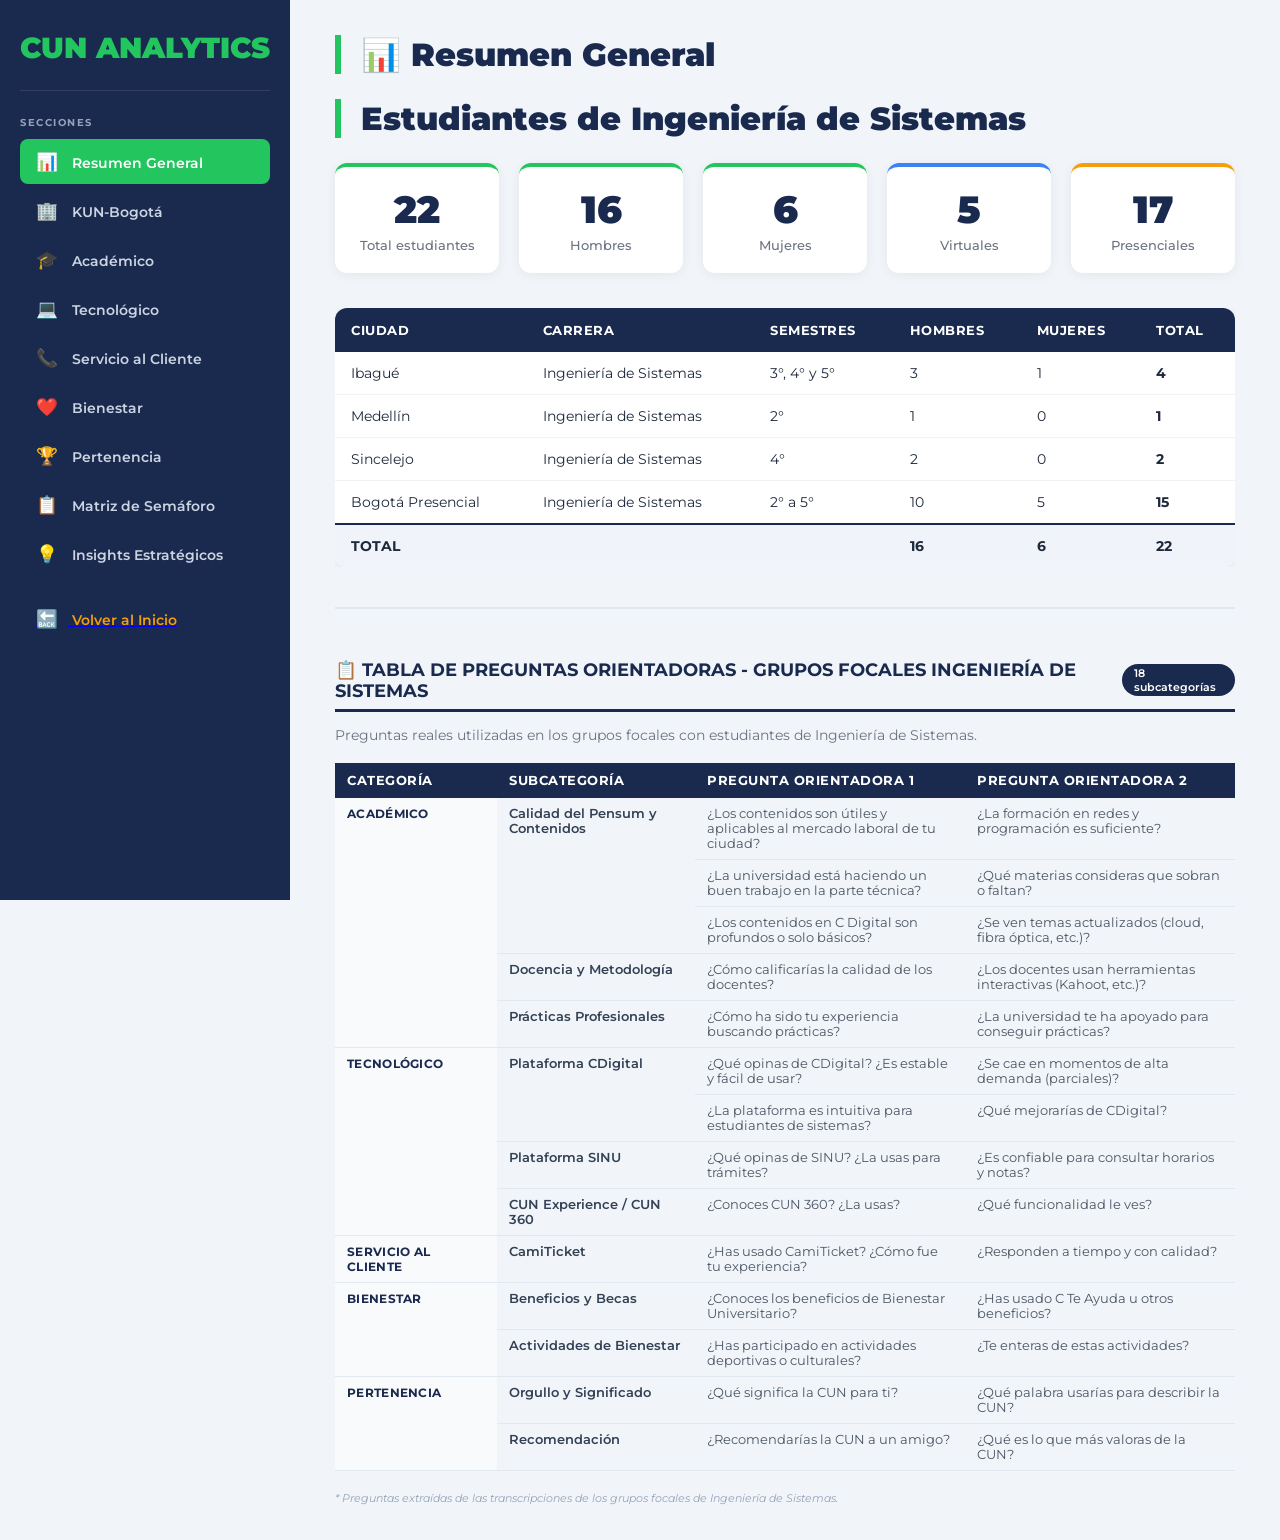
<file: ingenieria de sistemas/index.html>
<!DOCTYPE html>
<html lang="es">
<head>
    <meta charset="UTF-8" />
    <meta name="viewport" content="width=device-width, initial-scale=1.0" />
    <title>Auditoría CUN - Ingeniería de Sistemas</title>
    <link href="https://fonts.googleapis.com/css2?family=Montserrat:wght@300;400;700;900&display=swap" rel="stylesheet" />
    <link rel="stylesheet" href="../estilos.css" />
    <!--<link rel="stylesheet" href=".././ciudades/css/estilos_ciudades.css" />-->
</head>
<body>

    <div class="app-container">

        <!-- ============================================================ -->
        <!-- SIDEBAR (idéntico al de Administración, con texto adaptado)    -->
        <!-- ============================================================ -->
        <aside class="sidebar">
            <div class="brand">CUN ANALYTICS</div>
            <nav class="nav-menu">

                <div class="nav-label">SECCIONES</div>

                <button class="nav-btn active" onclick="openTab(event, 'resumen')">
                    <span class="icon">📊</span> Resumen General
                </button>
                <button class="nav-btn" onclick="openTab(event, 'kun')">
                    <span class="icon">🏢</span> KUN-Bogotá
                </button>
                <button class="nav-btn" onclick="openTab(event, 'academico')">
                    <span class="icon">🎓</span> Académico
                </button>
                <button class="nav-btn" onclick="openTab(event, 'tecnologico')">
                    <span class="icon">💻</span> Tecnológico
                </button>
                <button class="nav-btn" onclick="openTab(event, 'servicio')">
                    <span class="icon">📞</span> Servicio al Cliente
                </button>
                <button class="nav-btn" onclick="openTab(event, 'bienestar')">
                    <span class="icon">❤️</span> Bienestar
                </button>
                <button class="nav-btn" onclick="openTab(event, 'pertenencia')">
                    <span class="icon">🏆</span> Pertenencia
                </button>
                <button class="nav-btn" onclick="openTab(event, 'matriz')">
                    <span class="icon">📋</span> Matriz de Semáforo
                </button>
                <button class="nav-btn" onclick="openTab(event, 'insights')">
                    <span class="icon">💡</span> Insights Estratégicos
                </button>

                <!-- ===== SUBMENÚ CIUDADES 
                <button class="nav-btn" onclick="toggleSubmenu('submenu-ciudades')">
                    <span class="icon">🏙️</span> CIUDADES <span class="arrow-submenu">▶</span>
                </button>
                <div id="submenu-ciudades" class="submenu">
                    <a href="ciudades/Ibagué_Sistemas.html" class="submenu-item">Ibagué</a>
                    <a href="ciudades/Medellin_Sistemas.html" class="submenu-item">Medellín</a>
                    <a href="ciudades/Sincelejo_Sistemas.html" class="submenu-item">Sincelejo</a>
                    <a href="ciudades/Bogota_Sistemas.html" class="submenu-item">Bogotá Presencial</a>
                </div>===== -->

                <a href="../index.html">
    <button class="nav-btn" id="back-btn" style="margin-top: 20px; color: #f59e0b;">
        <span class="icon">🔙</span> Volver al Inicio
    </button>
</a>

            </nav>
        </aside>

        <!-- ============================================================ -->
        <!-- MAIN CONTENT                                                  -->
        <!-- ============================================================ -->
        <main class="main-content">

            <!-- ============================================================ -->
            <!-- SECCIÓN 1: RESUMEN GENERAL                                    -->
            <!-- ============================================================ -->
            <section id="resumen" class="tab-pane active">
                <h1 class="main-title">📊 Resumen General</h1>
                <h1 class="main-title">Estudiantes de Ingeniería de Sistemas</h1>

                <!-- ESTADÍSTICAS GENERALES -->
                <div class="stats-grid">
                    <div class="stat-card">
                        <div class="number">22</div>
                        <div class="label">Total estudiantes</div>
                    </div>
                    <div class="stat-card">
                        <div class="number">16</div>
                        <div class="label">Hombres</div>
                    </div>
                    <div class="stat-card">
                        <div class="number">6</div>
                        <div class="label">Mujeres</div>
                    </div>
                    <div class="stat-card" style="border-top-color: #3b82f6;">
                        <div class="number">5</div>
                        <div class="label">Virtuales</div>
                    </div>
                    <div class="stat-card" style="border-top-color: #f59e0b;">
                        <div class="number">17</div>
                        <div class="label">Presenciales</div>
                    </div>
                </div>

                <!-- TABLA DE ESTUDIANTES POR CIUDAD -->
                <div class="table-wrapper">
                    <table class="table-custom">
                        <thead>
                            <tr>
                                <th>Ciudad</th>
                                <th>Carrera</th>
                                <th>Semestres</th>
                                <th>Hombres</th>
                                <th>Mujeres</th>
                                <th>Total</th>
                            </tr>
                        </thead>
                        <tbody>
                            <tr><td>Ibagué</td><td>Ingeniería de Sistemas</td><td>3°, 4° y 5°</td><td>3</td><td>1</td><td><strong>4</strong></td></tr>
                            <tr><td>Medellín</td><td>Ingeniería de Sistemas</td><td>2°</td><td>1</td><td>0</td><td><strong>1</strong></td></tr>
                            <tr><td>Sincelejo</td><td>Ingeniería de Sistemas</td><td>4°</td><td>2</td><td>0</td><td><strong>2</strong></td></tr>
                            <tr><td>Bogotá Presencial</td><td>Ingeniería de Sistemas</td><td>2° a 5°</td><td>10</td><td>5</td><td><strong>15</strong></td></tr>
                            <tr class="total-row">
                                <td colspan="3"><strong>TOTAL</strong></td>
                                <td><strong>16</strong></td>
                                <td><strong>6</strong></td>
                                <td><strong>22</strong></td>
                            </tr>
                        </tbody>
                    </table>
                </div>

                <!-- ============================================================ -->
                <!-- TABLA DE PREGUNTAS ORIENTADORAS (SISTEMAS)                    -->
                <!-- ============================================================ -->
                <div style="margin-top: 40px; padding-top: 20px; border-top: 2px solid #e2e8f0;">
                    <div class="preguntas-section-title">
                        📋 TABLA DE PREGUNTAS ORIENTADORAS - GRUPOS FOCALES INGENIERÍA DE SISTEMAS
                        <span class="badge-count">18 subcategorías</span>
                    </div>
                    <p style="color: #6b7280; font-size: 0.85rem; margin-bottom: 15px;">
                        Preguntas reales utilizadas en los grupos focales con estudiantes de Ingeniería de Sistemas.
                    </p>

                    <div class="table-responsive">
                        <table class="preguntas-table">
                            <thead>
                                <tr>
                                    <th style="width: 18%;">Categoría</th>
                                    <th style="width: 22%;">Subcategoría</th>
                                    <th style="width: 30%;">Pregunta Orientadora 1</th>
                                    <th style="width: 30%;">Pregunta Orientadora 2</th>
                                </tr>
                            </thead>
                            <tbody>
                                <!-- ACADÉMICO -->
                                <tr>
                                    <td class="cat-cell" rowspan="5">ACADÉMICO</td>
                                    <td class="subcat-cell" rowspan="3">Calidad del Pensum y Contenidos</td>
                                    <td class="preg-cell">¿Los contenidos son útiles y aplicables al mercado laboral de tu ciudad?</td>
                                    <td class="preg-cell">¿La formación en redes y programación es suficiente?</td>
                                </tr>
                                <tr>
                                    <td class="preg-cell">¿La universidad está haciendo un buen trabajo en la parte técnica?</td>
                                    <td class="preg-cell">¿Qué materias consideras que sobran o faltan?</td>
                                </tr>
                                <tr>
                                    <td class="preg-cell">¿Los contenidos en C Digital son profundos o solo básicos?</td>
                                    <td class="preg-cell">¿Se ven temas actualizados (cloud, fibra óptica, etc.)?</td>
                                </tr>
                                <tr>
                                    <td class="subcat-cell">Docencia y Metodología</td>
                                    <td class="preg-cell">¿Cómo calificarías la calidad de los docentes?</td>
                                    <td class="preg-cell">¿Los docentes usan herramientas interactivas (Kahoot, etc.)?</td>
                                </tr>
                                <tr>
                                    <td class="subcat-cell">Prácticas Profesionales</td>
                                    <td class="preg-cell">¿Cómo ha sido tu experiencia buscando prácticas?</td>
                                    <td class="preg-cell">¿La universidad te ha apoyado para conseguir prácticas?</td>
                                </tr>

                                <!-- TECNOLÓGICO -->
                                <tr>
                                    <td class="cat-cell" rowspan="4">TECNOLÓGICO</td>
                                    <td class="subcat-cell" rowspan="2">Plataforma CDigital</td>
                                    <td class="preg-cell">¿Qué opinas de CDigital? ¿Es estable y fácil de usar?</td>
                                    <td class="preg-cell">¿Se cae en momentos de alta demanda (parciales)?</td>
                                </tr>
                                <tr>
                                    <td class="preg-cell">¿La plataforma es intuitiva para estudiantes de sistemas?</td>
                                    <td class="preg-cell">¿Qué mejorarías de CDigital?</td>
                                </tr>
                                <tr>
                                    <td class="subcat-cell">Plataforma SINU</td>
                                    <td class="preg-cell">¿Qué opinas de SINU? ¿La usas para trámites?</td>
                                    <td class="preg-cell">¿Es confiable para consultar horarios y notas?</td>
                                </tr>
                                <tr>
                                    <td class="subcat-cell">CUN Experience / CUN 360</td>
                                    <td class="preg-cell">¿Conoces CUN 360? ¿La usas?</td>
                                    <td class="preg-cell">¿Qué funcionalidad le ves?</td>
                                </tr>

                                <!-- SERVICIO AL CLIENTE -->
                                <tr>
                                    <td class="cat-cell" rowspan="1">SERVICIO AL CLIENTE</td>
                                    <td class="subcat-cell">CamiTicket</td>
                                    <td class="preg-cell">¿Has usado CamiTicket? ¿Cómo fue tu experiencia?</td>
                                    <td class="preg-cell">¿Responden a tiempo y con calidad?</td>
                                </tr>

                                <!-- BIENESTAR -->
                                <tr>
                                    <td class="cat-cell" rowspan="2">BIENESTAR</td>
                                    <td class="subcat-cell">Beneficios y Becas</td>
                                    <td class="preg-cell">¿Conoces los beneficios de Bienestar Universitario?</td>
                                    <td class="preg-cell">¿Has usado C Te Ayuda u otros beneficios?</td>
                                </tr>
                                <tr>
                                    <td class="subcat-cell">Actividades de Bienestar</td>
                                    <td class="preg-cell">¿Has participado en actividades deportivas o culturales?</td>
                                    <td class="preg-cell">¿Te enteras de estas actividades?</td>
                                </tr>

                                <!-- PERTENENCIA -->
                                <tr>
                                    <td class="cat-cell" rowspan="2">PERTENENCIA</td>
                                    <td class="subcat-cell">Orgullo y Significado</td>
                                    <td class="preg-cell">¿Qué significa la CUN para ti?</td>
                                    <td class="preg-cell">¿Qué palabra usarías para describir la CUN?</td>
                                </tr>
                                <tr>
                                    <td class="subcat-cell">Recomendación</td>
                                    <td class="preg-cell">¿Recomendarías la CUN a un amigo?</td>
                                    <td class="preg-cell">¿Qué es lo que más valoras de la CUN?</td>
                                </tr>
                            </tbody>
                        </table>
                    </div>
                    <p style="color: #94a3b8; font-size: 0.7rem; margin-top: 8px; font-style: italic;">
                        * Preguntas extraídas de las transcripciones de los grupos focales de Ingeniería de Sistemas.
                    </p>
                </div>

            </section>

            <!-- ============================================================ -->
            <!-- SECCIÓN 2: KUN-BOGOTÁ                                         -->
            <!-- ============================================================ -->
            <section id="kun" class="tab-pane">
                <h1 class="main-title" style="color: #1a2a4f; font-size: 1.5rem; font-weight: 700; margin-bottom: 20px; display: flex; align-items: center; gap: 10px;">
                    📊 Embudo de conocimiento de KUN CoWork
                </h1>

                <div class="table-responsive" style="overflow-x: auto; background: white; border-radius: 8px; box-shadow: 0 4px 6px rgba(0,0,0,0.05); border: 1px solid #e2e8f0; margin-bottom: 25px;">
                    <table style="width: 100%; border-collapse: collapse; font-size: 0.9rem; text-align: left;">
                        <thead>
                            <tr style="background: #1a2a4f; color: white;">
                                <th style="padding: 14px 18px; width: 55%; font-weight: 600;">ETAPA DEL EMBUDO</th>
                                <th style="padding: 14px 18px; text-align: center; width: 25%; font-weight: 600;">MUESTRA GRUPOS FOCALES</th>
                                <th style="padding: 14px 18px; text-align: center; width: 20%; font-weight: 600;">%</th>
                            </tr>
                        </thead>
                        <tbody>
                            <tr style="border-bottom: 1px solid #e2e8f0; background: #f8fafc;">
                                <td style="padding: 12px 18px;">
                                    <span style="font-size: 1.2rem; margin-right: 8px;">👥</span><strong>Total estudiantes participando</strong>
                                    <span style="display: block; font-size: 0.75rem; color: #64748b; margin-top: 2px;">Muestra cualitativa analizada de Ingeniería de Sistemas (Bogotá)</span>
                                </td>
                                <td style="padding: 12px 18px; text-align: center; font-weight: bold; color: #1e293b;">11</td>
                                <td style="padding: 12px 18px; text-align: center; font-weight: bold; color: #1e293b; background: #f1f5f9;">100%</td>
                            </tr>
                            <tr style="border-bottom: 1px solid #e2e8f0;">
                                <td style="padding: 12px 18px;">
                                    <span style="font-size: 1.2rem; margin-right: 8px;">❌</span><strong>No conocen KUN CoWork</strong>
                                    <span style="display: block; font-size: 0.75rem; color: #64748b; margin-top: 2px;">Manifiestan no haber recibido información ni reconocer el espacio</span>
                                </td>
                                <td style="padding: 12px 18px; text-align: center; font-weight: 600; color: #ef4444;">8</td>
                                <td style="padding: 12px 18px; text-align: center; font-weight: bold; color: #ef4444; background: #fef2f2;">72.7%</td>
                            </tr>
                            <tr style="border-bottom: 1px solid #e2e8f0;">
                                <td style="padding: 12px 18px;">
                                    <span style="font-size: 1.2rem; margin-right: 8px;">✅</span><strong>Sí conocen KUN CoWork</strong>
                                    <span style="display: block; font-size: 0.75rem; color: #64748b; margin-top: 2px;">Identifican el concepto o han escuchado referencias del lugar</span>
                                </td>
                                <td style="padding: 12px 18px; text-align: center; font-weight: 600; color: #10b981;">3</td>
                                <td style="padding: 12px 18px; text-align: center; font-weight: bold; color: #10b981; background: #f0fdf4;">27.3%</td>
                            </tr>
                            <tr style="border-bottom: 1px solid #e2e8f0;">
                                <td style="padding: 12px 18px;">
                                    <span style="font-size: 1.2rem; margin-right: 8px;">🏠</span><strong>Han visitado o usado el espacio</strong>
                                    <span style="display: block; font-size: 0.75rem; color: #64748b; margin-top: 2px;">Asistencia presencial reportada en sedes centrales (Centrum / Sede Bosa)</span>
                                </td>
                                <td style="padding: 12px 18px; text-align: center; font-weight: 600; color: #3b82f6;">2</td>
                                <td style="padding: 12px 18px; text-align: center; font-weight: bold; color: #3b82f6; background: #eff6ff;">18.2%</td>
                            </tr>
                            <tr style="border-bottom: 1px solid #e2e8f0;">
                                <td style="padding: 12px 18px;">
                                    <span style="font-size: 1.2rem; margin-right: 8px;">⭐</span><strong>Conversión a percepción positiva</strong>
                                    <span style="display: block; font-size: 0.75rem; color: #64748b; margin-top: 2px;">Porcentaje de aprobación entre quienes asistieron</span>
                                </td>
                                <td style="padding: 12px 18px; text-align: center; font-weight: 600; color: #f59e0b;">2</td>
                                <td style="padding: 12px 18px; text-align: center; font-weight: bold; color: #f59e0b; background: #fffbeb;">100%</td>
                            </tr>
                        </tbody>
                    </table>
                </div>

                <div style="font-size: 0.8rem; color: #64748b; font-style: italic; margin-bottom: 30px; display: flex; justify-content: space-between;">
                    <span>📌 Ámbito: Sedes Bogotá (Presencial)</span>
                    <span>Fuente: Transcripciones de Grupos Focales - Ingeniería de Sistemas</span>
                </div>

                <h3 style="color: #1a2a4f; font-size: 1.15rem; font-weight: 700; margin-bottom: 15px; border-bottom: 2px solid #e2e8f0; padding-bottom: 8px;">
                    🔍 Análisis Descriptivo de la Muestra
                </h3>

                <div style="display: grid; grid-template-columns: 1fr 1fr; gap: 20px; margin-bottom: 25px;">

                    <div style="background: #ffffff; padding: 18px; border-radius: 8px; border: 1px solid #e2e8f0; border-left: 5px solid #ef4444;">
                        <h4 style="margin: 0 0 8px 0; color: #1e293b; font-size: 0.95rem; font-weight: 700;">
                            Indicador de Desconocimiento
                        </h4>
                        <p style="margin: 0; color: #475569; font-size: 0.85rem; line-height: 1.6;">
                            El <strong>72.7% (8 de 11 estudiantes)</strong> de la muestra expresa de forma espontánea que no conoce el espacio ni ha recibido piezas de comunicación sobre este. El dato refleja que la barrera principal se encuentra en la etapa inicial de visibilidad del lugar dentro del programa.
                        </p>
                    </div>

                    <div style="background: #ffffff; padding: 18px; border-radius: 8px; border: 1px solid #e2e8f0; border-left: 5px solid #10b981;">
                        <h4 style="margin: 0 0 8px 0; color: #1e293b; font-size: 0.95rem; font-weight: 700;">
                            Validación de la Infraestructura
                        </h4>
                        <p style="margin: 0; color: #475569; font-size: 0.85rem; line-height: 1.6;">
                            Entre los estudiantes que registran visitas físicas o rotación en las sedes donde opera la centralización (<strong>18.2%</strong>), la tasa de aprobación y recomendación del concepto de coworking se mantiene en el <strong>100%</strong>. Los relatos muestran que quienes asisten validan la utilidad de las instalaciones.
                        </p>
                    </div>

                </div>

                <div style="background: #f8fafc; padding: 20px; border-radius: 8px; border: 1px solid #e2e8f0; margin-bottom: 20px;">
                    <h4 style="margin: 0 0 10px 0; color: #1a2a4f; font-size: 0.95rem; font-weight: 700;">
                        🔄 Relación con Cambios de Sedes Físicas
                    </h4>
                    <p style="margin: 0; color: #475569; font-size: 0.85rem; line-height: 1.6;">
                        Las transcripciones muestran una tendencia clara: los estudiantes expresan incomodidad o incertidumbre por el <strong>cierre e integración de sedes físicas como Restrepo, Suba o Fontibón</strong>, y la consecuente necesidad de rotar entre edificios (como Sede G o Sede D). Sin embargo, los datos cualitativos demuestran que no asocian la apertura de KUN CoWork como la respuesta institucional para mitigar la pérdida de esos espacios comunitarios anteriores.
                    </p>
                </div>

            </section>

            <!-- ============================================================ -->
            <!-- SECCIÓN 3: ACADÉMICO                                           -->
            <!-- ============================================================ -->
            <section id="academico" class="tab-pane">
                <h1 class="main-title">🎓 Académico</h1>
                <p style="color: #6b7280; margin-bottom: 20px;">Análisis de la calidad del pensum, docencia y prácticas profesionales por ciudad.</p>

                <!-- Ibagué -->
                <div class="accordion-container">
                    <button class="accordion-header" onclick="toggleAccordion('acad_ibague')">
                        <span>Ibagué</span>
                        <span class="arrow">+</span>
                    </button>
                    <div id="acad_ibague" class="accordion-content">
                        <p><span class="badge-pos">Positiva</span> Docentes divertidos y dinámicos, aunque no usan muchas herramientas tecnológicas. El contenido es aplicable al día a día (mantenimiento, formateo).</p>
                        <div class="verbatim-container">
                            <div class="verbatim">"Los profesores son bacanos, enseñan lo que es, son muy activos."</div>
                            <div class="verbatim">"Priorizan cosas como formatear o hacer mantenimiento."</div>
                        </div>
                        <p style="margin-top: 10px;"><span class="badge-warn">Mixta</span> Un estudiante de 5° semestre señala que en redes se ven cosas muy básicas y falta profundizar en switches, fibra óptica y radioenlaces.</p>
                        <div class="verbatim-container">
                            <div class="verbatim">"No veo que esté muy fuerte en redes, ven cosas básicas. No recuerdo que me hayan mostrado una imagen de un switch de fibra."</div>
                        </div>
                    </div>
                </div>

                <!-- Medellín -->
                <div class="accordion-container">
                    <button class="accordion-header" onclick="toggleAccordion('acad_medellin')">
                        <span>Medellín</span>
                        <span class="arrow">+</span>
                    </button>
                    <div id="acad_medellin" class="accordion-content">
                        <p><span class="badge-pos">Positiva</span> Estudiante de 2° semestre (virtual) destaca que los profesores explican bien y las actividades son manejables. Se siente satisfecho con la metodología.</p>
                        <div class="verbatim-container">
                            <div class="verbatim">"Me gusta mucho cómo trabajan los profesores, las actividades no tienen pérdida."</div>
                        </div>
                    </div>
                </div>

                <!-- Sincelejo -->
                <div class="accordion-container">
                    <button class="accordion-header" onclick="toggleAccordion('acad_sincelejo')">
                        <span>Sincelejo</span>
                        <span class="arrow">+</span>
                    </button>
                    <div id="acad_sincelejo" class="accordion-content">
                        <p><span class="badge-warn">Mixta</span> Un docente de mantenimiento de dispositivos móviles dio la materia solo teórica. Otro docente fue cambiado y el reemplazo fue mejor. La metodología de Pits y debates es valorada.</p>
                        <div class="verbatim-container">
                            <div class="verbatim">"Mantenimiento de móviles fue solo teórico, no desarmamos un teléfono."</div>
                            <div class="verbatim">"La metodología de Pits y mesas de debate me gusta mucho."</div>
                        </div>
                    </div>
                </div>

                <!-- Bogotá Presencial -->
                <div class="accordion-container">
                    <button class="accordion-header" onclick="toggleAccordion('acad_bogota')">
                        <span>Bogotá Presencial</span>
                        <span class="arrow">+</span>
                    </button>
                    <div id="acad_bogota" class="accordion-content">
                        <p><span class="badge-warn">Mixta</span> Hay profesores muy buenos (ej. Ángel Villamil) y otros con metodologías rígidas o sin vocación. Faltan laboratorios de redes y electrónica. Contenidos en CDigital son muy básicos.</p>
                        <div class="verbatim-container">
                            <div class="verbatim">"No tienen vocación de enseñar, solo ponen diapositivas."</div>
                            <div class="verbatim">"El profesor de redes solo decía 'lean y ya'."</div>
                            <div class="verbatim">"Falta un data center, un firewall físico, no sabemos cómo se ve."</div>
                            <div class="verbatim">"Los contenidos de la plataforma son muy básicos, no profundizan."</div>
                        </div>
                    </div>
                </div>

            </section>

            <!-- ============================================================ -->
            <!-- SECCIÓN 4: TECNOLÓGICO                                         -->
            <!-- ============================================================ -->
            <section id="tecnologico" class="tab-pane">
                <h1 class="main-title">💻 Tecnológico</h1>
                <p style="color: #6b7280; margin-bottom: 20px;">Análisis de plataformas CDigital, SINU, CUN 360 y herramientas tecnológicas.</p>

                <!-- Ibagué -->
                <div class="accordion-container">
                    <button class="accordion-header" onclick="toggleAccordion('tec_ibague')">
                        <span>Ibagué</span>
                        <span class="arrow">+</span>
                    </button>
                    <div id="tec_ibague" class="accordion-content">
                        <p><span class="badge-pos">Positiva</span> CDigital cumple lo esencial, aunque es poco atractiva visualmente. A veces se cae en parciales. SINU es poco usada y confusa.</p>
                        <div class="verbatim-container">
                            <div class="verbatim">"CDigital cumple, pero es muy básica visualmente."</div>
                            <div class="verbatim">"SINU no es práctica, nunca supe usarla para certificados."</div>
                        </div>
                    </div>
                </div>

                <!-- Medellín -->
                <div class="accordion-container">
                    <button class="accordion-header" onclick="toggleAccordion('tec_medellin')">
                        <span>Medellín</span>
                        <span class="arrow">+</span>
                    </button>
                    <div id="tec_medellin" class="accordion-content">
                        <p><span class="badge-pos">Positiva</span> CDigital funciona bien, aunque a veces se pone lenta. CUN 360 es útil para ver horarios y notas.</p>
                        <div class="verbatim-container">
                            <div class="verbatim">"CDigital es buena, pero se cae a veces en los quizzes."</div>
                        </div>
                    </div>
                </div>

                <!-- Sincelejo -->
                <div class="accordion-container">
                    <button class="accordion-header" onclick="toggleAccordion('tec_sincelejo')">
                        <span>Sincelejo</span>
                        <span class="arrow">+</span>
                    </button>
                    <div id="tec_sincelejo" class="accordion-content">
                        <p><span class="badge-pos">Positiva</span> CDigital y CUN 360 funcionan bien. Un estudiante usó CDigital como referencia para diseñar un sitio web.</p>
                        <div class="verbatim-container">
                            <div class="verbatim">"CDigital me sirvió para armar un sitio web que presenté en semilleros."</div>
                        </div>
                    </div>
                </div>

                <!-- Bogotá Presencial -->
                <div class="accordion-container">
                    <button class="accordion-header" onclick="toggleAccordion('tec_bogota')">
                        <span>Bogotá Presencial</span>
                        <span class="arrow">+</span>
                    </button>
                    <div id="tec_bogota" class="accordion-content">
                        <p><span class="badge-pos">Positiva</span> Plataformas intuitivas y funcionales. CDigital es fácil de usar para entregar trabajos. CUN 360 es valorada.</p>
                        <div class="verbatim-container">
                            <div class="verbatim">"CDigital es muy sencilla de usar, nunca tuve complejidad."</div>
                            <div class="verbatim">"Las plataformas son muy intuitivas y fáciles de entender."</div>
                        </div>
                        <p><span class="badge-warn">Observación</span> Algunos docentes no usan bien CDigital (fechas de entrega a 4 meses).</p>
                        <div class="verbatim-container">
                            <div class="verbatim">"Hay docentes que cargan actividades con entrega a 4 meses, eso pierde el sentido."</div>
                        </div>
                    </div>
                </div>

            </section>

            <!-- ============================================================ -->
            <!-- SECCIÓN 5: SERVICIO AL CLIENTE                                 -->
            <!-- ============================================================ -->
            <section id="servicio" class="tab-pane">
                <h1 class="main-title">📞 Servicio al Cliente</h1>
                <p style="color: #6b7280; margin-bottom: 20px;">Análisis de CamiTicket, tiempos de respuesta y atención al estudiante.</p>

                <!-- Ibagué -->
                <div class="accordion-container">
                    <button class="accordion-header" onclick="toggleAccordion('serv_ibague')">
                        <span>Ibagué</span>
                        <span class="arrow">+</span>
                    </button>
                    <div id="serv_ibague" class="accordion-content">
                        <p><span class="badge-warn">Mixta</span> Experiencias variadas. Algunos tickets se responden rápido, otros se demoran. Un estudiante perdió créditos por falta de respuesta a tiempo.</p>
                        <div class="verbatim-container">
                            <div class="verbatim">"He puesto tickets y me han respondido a los 5 días, pero a veces se demoran más."</div>
                            <div class="verbatim">"Perdí créditos porque no me respondieron a tiempo para guardarlos."</div>
                        </div>
                    </div>
                </div>

                <!-- Medellín -->
                <div class="accordion-container">
                    <button class="accordion-header" onclick="toggleAccordion('serv_medellin')">
                        <span>Medellín</span>
                        <span class="arrow">+</span>
                    </button>
                    <div id="serv_medellin" class="accordion-content">
                        <p><span class="badge-pos">Positiva</span> El estudiante ha usado CamiTicket y le han respondido rápido. No ha tenido problemas.</p>
                        <div class="verbatim-container">
                            <div class="verbatim">"CamiTicket me ha funcionado bien, me responden rápido."</div>
                        </div>
                    </div>
                </div>

                <!-- Sincelejo -->
                <div class="accordion-container">
                    <button class="accordion-header" onclick="toggleAccordion('serv_sincelejo')">
                        <span>Sincelejo</span>
                        <span class="arrow">+</span>
                    </button>
                    <div id="serv_sincelejo" class="accordion-content">
                        <p><span class="badge-critico">Crítica</span> Tickets muy demorados (hasta 20 días). Un estudiante tuvo que enviar 5 tickets para que le solucionaran un problema de prácticas.</p>
                        <div class="verbatim-container">
                            <div class="verbatim">"Envié un ticket y me respondieron a los 20 días."</div>
                            <div class="verbatim">"Si no mandas más de tres tickets, no te contestan."</div>
                        </div>
                    </div>
                </div>

                <!-- Bogotá Presencial -->
                <div class="accordion-container">
                    <button class="accordion-header" onclick="toggleAccordion('serv_bogota')">
                        <span>Bogotá Presencial</span>
                        <span class="arrow">+</span>
                    </button>
                    <div id="serv_bogota" class="accordion-content">
                        <p><span class="badge-critico">Crítica</span> Demoras de hasta 15 días. Casos de estudiantes que pierden oportunidades por falta de respuesta (certificados, becas, cierre de sedes).</p>
                        <div class="verbatim-container">
                            <div class="verbatim">"Perdí una beca porque el certificado de matrícula tardó un mes y medio."</div>
                            <div class="verbatim">"Mandamos tickets por el cierre de Suba y nunca nos respondieron."</div>
                            <div class="verbatim">"Si no vas presencialmente, no te solucionan."</div>
                        </div>
                    </div>
                </div>

            </section>

            <!-- ============================================================ -->
            <!-- SECCIÓN 6: BIENESTAR                                           -->
            <!-- ============================================================ -->
            <section id="bienestar" class="tab-pane">
                <h1 class="main-title">❤️ Bienestar</h1>
                <p style="color: #6b7280; margin-bottom: 20px;">Beneficios, becas y actividades de bienestar por ciudad.</p>

                <!-- Ibagué -->
                <div class="accordion-container">
                    <button class="accordion-header" onclick="toggleAccordion('bien_ibague')">
                        <span>Ibagué</span>
                        <span class="arrow">+</span>
                    </button>
                    <div id="bien_ibague" class="accordion-content">
                        <p><span class="badge-pos">Positiva</span> Los estudiantes valoran C Te Ayuda. Hay una persona de bienestar en la sede que atiende presencialmente.</p>
                        <div class="verbatim-container">
                            <div class="verbatim">"C Te Ayuda es muy bueno, sin intereses."</div>
                            <div class="verbatim">"Hay una persona de bienestar que nos atiende en la sede."</div>
                        </div>
                    </div>
                </div>

                <!-- Medellín -->
                <div class="accordion-container">
                    <button class="accordion-header" onclick="toggleAccordion('bien_medellin')">
                        <span>Medellín</span>
                        <span class="arrow">+</span>
                    </button>
                    <div id="bien_medellin" class="accordion-content">
                        <p><span class="badge-neutral">Sin datos</span> No se reportaron observaciones específicas sobre bienestar.</p>
                    </div>
                </div>

                <!-- Sincelejo -->
                <div class="accordion-container">
                    <button class="accordion-header" onclick="toggleAccordion('bien_sincelejo')">
                        <span>Sincelejo</span>
                        <span class="arrow">+</span>
                    </button>
                    <div id="bien_sincelejo" class="accordion-content">
                        <p><span class="badge-pos">Positiva</span> C Te Ayuda es conocido y valorado. Los estudiantes sugieren más apoyo al emprendimiento.</p>
                        <div class="verbatim-container">
                            <div class="verbatim">"C Te Ayuda me ha servido para financiar mis estudios."</div>
                            <div class="verbatim">"Falta un programa de apoyo a emprendedores en la sede."</div>
                        </div>
                    </div>
                </div>

                <!-- Bogotá Presencial -->
                <div class="accordion-container">
                    <button class="accordion-header" onclick="toggleAccordion('bien_bogota')">
                        <span>Bogotá Presencial</span>
                        <span class="arrow">+</span>
                    </button>
                    <div id="bien_bogota" class="accordion-content">
                        <p><span class="badge-warn">Mixta</span> C Te Ayuda es muy usado y valorado. Pero muchos estudiantes desconocen otros beneficios (salud, veterinaria, grupos deportivos). La información no llega a todas las sedes.</p>
                        <div class="verbatim-container">
                            <div class="verbatim">"C Te Ayuda es lo mejor que tiene la universidad, sin intereses."</div>
                            <div class="verbatim">"En la sede sur no hay canchas ni actividades de bienestar."</div>
                        </div>
                    </div>
                </div>

            </section>

            <!-- ============================================================ -->
            <!-- SECCIÓN 7: PERTENENCIA                                         -->
            <!-- ============================================================ -->
            <section id="pertenencia" class="tab-pane">
                <h1 class="main-title">🏆 Pertenencia</h1>
                <p style="color: #6b7280; margin-bottom: 20px;">Sentido de orgullo, identidad y recomendación de la CUN.</p>

                <!-- Ibagué -->
                <div class="accordion-container">
                    <button class="accordion-header" onclick="toggleAccordion('pert_ibague')">
                        <span>Ibagué</span>
                        <span class="arrow">+</span>
                    </button>
                    <div id="pert_ibague" class="accordion-content">
                        <p><span class="badge-pos">Positiva</span> Los estudiantes valoran a los profesores y el ambiente. Se sienten cómodos y no han pensado en retirarse.</p>
                        <div class="verbatim-container">
                            <div class="verbatim">"La CUN es mi sitio para aprender bases y hacer amigos."</div>
                            <div class="verbatim">"Los profesores son muy humanos, se preocupan por uno."</div>
                        </div>
                    </div>
                </div>

                <!-- Medellín -->
                <div class="accordion-container">
                    <button class="accordion-header" onclick="toggleAccordion('pert_medellin')">
                        <span>Medellín</span>
                        <span class="arrow">+</span>
                    </button>
                    <div id="pert_medellin" class="accordion-content">
                        <p><span class="badge-pos">Positiva</span> El estudiante se siente satisfecho y recomienda la CUN por su flexibilidad y costo.</p>
                        <div class="verbatim-container">
                            <div class="verbatim">"La CUN es una oportunidad, me ha ido muy bien."</div>
                        </div>
                    </div>
                </div>

                <!-- Sincelejo -->
                <div class="accordion-container">
                    <button class="accordion-header" onclick="toggleAccordion('pert_sincelejo')">
                        <span>Sincelejo</span>
                        <span class="arrow">+</span>
                    </button>
                    <div id="pert_sincelejo" class="accordion-content">
                        <p><span class="badge-pos">Positiva</span> A pesar de las dificultades, los estudiantes valoran la oportunidad de obtener tres títulos y los semilleros de investigación.</p>
                        <div class="verbatim-container">
                            <div class="verbatim">"La CUN te gradúa tres veces, eso es una gran oportunidad."</div>
                            <div class="verbatim">"Los semilleros de investigación son una puerta al exterior."</div>
                        </div>
                    </div>
                </div>

                <!-- Bogotá Presencial -->
                <div class="accordion-container">
                    <button class="accordion-header" onclick="toggleAccordion('pert_bogota')">
                        <span>Bogotá Presencial</span>
                        <span class="arrow">+</span>
                    </button>
                    <div id="pert_bogota" class="accordion-content">
                        <p><span class="badge-pos">Positiva</span> Los estudiantes valoran la calidad humana de los profesores, el ambiente y la flexibilidad. Algunos han considerado retirarse por problemas administrativos.</p>
                        <div class="verbatim-container">
                            <div class="verbatim">"La CUN es un lugar agradable, me siento como en casa."</div>
                            <div class="verbatim">"He pensado en retirarme por el costo y los problemas de servicio."</div>
                        </div>
                    </div>
                </div>

            </section>

            <!-- ============================================================ -->
            <!-- SECCIÓN 8: MATRIZ DE SEMÁFORO                                  -->
            <!-- ============================================================ -->
            <section id="matriz" class="tab-pane">
                <h1 class="main-title">📋 Matriz de Semáforo</h1>
                <p style="color: #4b5563; margin-bottom: 10px; font-size: 0.95rem;">
                    Matriz de semáforo que resume el estado de cada categoría por ciudad para <strong>Ingeniería de Sistemas</strong>.
                </p>

                <div class="semaphore-legend">
                    <span class="semaphore-legend-item"><span class="dot" style="background: #10b981;"></span> Bueno</span>
                    <span class="semaphore-legend-item"><span class="dot" style="background: #f59e0b;"></span> Regular</span>
                    <span class="semaphore-legend-item"><span class="dot" style="background: #ef4444;"></span> Crítico</span>
                    <span class="semaphore-legend-item"><span class="dot" style="background: #9ca3af;"></span> Sin datos</span>
                </div>

                <div class="accordion-container" style="margin-top: 20px;">
                    <button class="accordion-header" onclick="toggleAccordion('matriz_ciudades')">
                        <span>📍 TODAS LAS CIUDADES</span>
                        <span class="arrow">+</span>
                    </button>
                    <div id="matriz_ciudades" class="accordion-content">
                        <div class="table-responsive">
                            <table class="table table-bordered table-striped semaphore-table">
                                <thead>
                                    <tr>
                                        <th style="width: 12%;">Ciudad</th>
                                        <th style="width: 17%;">Académico</th>
                                        <th style="width: 17%;">Tecnológico</th>
                                        <th style="width: 17%;">Servicio</th>
                                        <th style="width: 17%;">Bienestar</th>
                                        <th style="width: 17%;">Pertenencia</th>
                                    </tr>
                                </thead>
                                <tbody>
                                    <tr>
                                        <td class="city-cell">Ibagué</td>
                                        <td><span class="semaphore-dot dot-green"></span> Bueno<span class="explanation">Docentes dinámicos, contenidos aplicables. Falta profundidad en redes.</span></td>
                                        <td><span class="semaphore-dot dot-green"></span> Bueno<span class="explanation">CDigital cumple, SINU es confusa pero funcional.</span></td>
                                        <td><span class="semaphore-dot dot-yellow"></span> Regular<span class="explanation">Respuestas mixtas: algunos rápidos, otros demorados.</span></td>
                                        <td><span class="semaphore-dot dot-green"></span> Bueno<span class="explanation">C Te Ayuda valorado, hay atención presencial.</span></td>
                                        <td><span class="semaphore-dot dot-green"></span> Bueno<span class="explanation">Alto sentido de pertenencia y satisfacción.</span></td>
                                    </tr>
                                    <tr>
                                        <td class="city-cell">Medellín</td>
                                        <td><span class="semaphore-dot dot-green"></span> Bueno<span class="explanation">Docentes explican bien, metodología clara.</span></td>
                                        <td><span class="semaphore-dot dot-green"></span> Bueno<span class="explanation">CDigital funcional, CUN 360 útil.</span></td>
                                        <td><span class="semaphore-dot dot-green"></span> Bueno<span class="explanation">Respuesta rápida en tickets.</span></td>
                                        <td><span class="semaphore-dot" style="background: #9ca3af; display: inline-block; width: 14px; height: 14px; border-radius: 50%; margin-right: 6px;"></span> Sin datos</td>
                                        <td><span class="semaphore-dot dot-green"></span> Bueno<span class="explanation">Satisfecho, recomienda la CUN.</span></td>
                                    </tr>
                                    <tr>
                                        <td class="city-cell">Sincelejo</td>
                                        <td><span class="semaphore-dot dot-yellow"></span> Regular<span class="explanation">Profesores buenos pero casos de mala práctica docente.</span></td>
                                        <td><span class="semaphore-dot dot-green"></span> Bueno<span class="explanation">CDigital y CUN 360 funcionan bien.</span></td>
                                        <td><span class="semaphore-dot dot-red"></span> Crítico<span class="explanation">Demoras de hasta 20 días, falta de seguimiento.</span></td>
                                        <td><span class="semaphore-dot dot-green"></span> Bueno<span class="explanation">C Te Ayuda valorado, pero falta apoyo a emprendimiento.</span></td>
                                        <td><span class="semaphore-dot dot-green"></span> Bueno<span class="explanation">Valoran los tres títulos y los semilleros.</span></td>
                                    </tr>
                                    <tr>
                                        <td class="city-cell">Bogotá Presencial</td>
                                        <td><span class="semaphore-dot dot-yellow"></span> Regular<span class="explanation">Docentes de calidad mixta, contenidos básicos en plataforma, falta de laboratorios.</span></td>
                                        <td><span class="semaphore-dot dot-green"></span> Bueno<span class="explanation">Plataformas intuitivas, pero algunos docentes no las usan bien.</span></td>
                                        <td><span class="semaphore-dot dot-red"></span> Crítico<span class="explanation">Demoras de 15 días, pérdida de becas y certificados, cierre de sedes sin información.</span></td>
                                        <td><span class="semaphore-dot dot-yellow"></span> Regular<span class="explanation">C Te Ayuda es fuerte, pero otros beneficios son desconocidos.</span></td>
                                        <td><span class="semaphore-dot dot-green"></span> Bueno<span class="explanation">Alto orgullo, aunque algunos han considerado retirarse.</span></td>
                                    </tr>
                                </tbody>
                            </table>
                        </div>
                    </div>
                </div>

                <p style="color: #6b7280; font-size: 0.8rem; margin-top: 10px; font-style: italic;">
                    * Basado en los grupos focales realizados con estudiantes de Ingeniería de Sistemas.
                </p>
            </section>

            <!-- ============================================================ -->
            <!-- SECCIÓN 9: INSIGHTS ESTRATÉGICOS                              -->
            <!-- ============================================================ -->
            <section id="insights" class="tab-pane">
                <h1 class="main-title">💡 Insights Estratégicos</h1>
                <p style="color: #4b5563; margin-bottom: 20px; font-size: 0.95rem;">
                    Análisis de los hallazgos más relevantes, con sugerencias de intervención y su justificación.
                </p>

                <div style="background: #f0f4fa; padding: 20px; border-radius: 10px; margin-bottom: 25px; border-left: 5px solid #1a2a4f;">
                    <h4 style="color: #1a2a4f; margin: 0 0 8px 0;">🔍 Insight General</h4>
                    <p style="margin: 0; color: #1e293b; font-size: 0.95rem; line-height: 1.6;">
                        La percepción de los estudiantes de Ingeniería de Sistemas sobre la CUN es <strong>positiva en lo académico y tecnológico</strong>, pero <strong>críticamente negativa en el servicio al cliente y la infraestructura de laboratorios</strong>.
                        La falta de laboratorios de redes y electrónica es una queja transversal. El servicio de CamiTicket es el principal punto de fricción, con demoras que afectan trámites críticos (certificados, becas, matrículas).
                    </p>
                </div>

                <div class="table-wrapper">
                    <table class="table-custom">
                        <thead>
                            <tr>
                                <th style="width: 25%;">💡 Insight</th>
                                <th style="width: 25%;">🎯 Sugerencia</th>
                                <th style="width: 50%;">❓ ¿Por qué?</th>
                            </tr>
                        </thead>
                        <tbody>
                            <tr>
                                <td><strong>Falta de laboratorios de redes y electrónica</strong><br><span style="font-size:0.8rem; color:#6b7280;">Queja en Bogotá e Ibagué</span></td>
                                <td>Invertir en laboratorios con switches, firewalls y data centers físicos</td>
                                <td>Los estudiantes de sistemas necesitan práctica real, no solo simuladores. La falta de equipos limita su preparación para el mercado.</td>
                            </tr>
                            <tr>
                                <td><strong>CamiTicket es el punto más crítico</strong><br><span style="font-size:0.8rem; color:#6b7280;">Demoras de hasta 20 días, pérdida de becas</span></td>
                                <td>Auditoría de tickets, establecer SLA y contratar más personal</td>
                                <td>La demora genera desconfianza y ha causado pérdida de oportunidades (becas, certificados) y hasta deserción.</td>
                            </tr>
                            <tr>
                                <td><strong>Contenidos de CDigital muy básicos</strong><br><span style="font-size:0.8rem; color:#6b7280;">"Exploran el tema por encima"</span></td>
                                <td>Enriquecer los contenidos con casos prácticos, videos y ejercicios avanzados</td>
                                <td>Los estudiantes de sistemas requieren profundidad técnica. Los contenidos actuales no son suficientes para su formación.</td>
                            </tr>
                            <tr>
                                <td><strong>Cierre de sedes sin información clara</strong><br><span style="font-size:0.8rem; color:#6b7280;">Estudiantes de Suba, Restrepo y Fontibón</span></td>
                                <td>Comunicación proactiva y acompañamiento en el traslado</td>
                                <td>Los estudiantes se sienten abandonados. Una comunicación clara reduce la incertidumbre y fortalece la confianza.</td>
                            </tr>
                            <tr>
                                <td><strong>Bajo conocimiento de beneficios de bienestar</strong><br><span style="font-size:0.8rem; color:#6b7280;">Salud, veterinaria, grupos deportivos</span></td>
                                <td>Campaña de difusión en correos, CUN 360 y redes</td>
                                <td>Los estudiantes valoran los beneficios pero no los conocen. Mejora la experiencia y el sentido de pertenencia.</td>
                            </tr>
                            <tr>
                                <td><strong>La calidad humana de los docentes es un diferenciador</strong><br><span style="font-size:0.8rem; color:#6b7280;">Mencionado en todas las ciudades</span></td>
                                <td>Fortalecer la formación pedagógica de los docentes y reconocer a los mejores</td>
                                <td>Los estudiantes valoran a los profesores que se preocupan por ellos. Es un pilar de la pertenencia.</td>
                            </tr>
                        </tbody>
                    </table>
                </div>

                <h4 style="color: #1a2a4f; margin: 30px 0 15px 0;">📍 Insights por Ciudad</h4>

                <div style="display: grid; grid-template-columns: repeat(3, 1fr); gap: 15px;">

                    <!-- Ibagué -->
                    <div style="background: #f0fdf4; padding: 15px; border-radius: 8px; border-left: 4px solid #10b981;">
                        <h5 style="margin: 0 0 5px 0; color: #065f46;">Ibagué</h5>
                        <ul style="margin: 5px 0 0 15px; font-size: 0.8rem; color: #4b5563; padding-left: 10px;">
                            <li>Docentes dinámicos y cercanos</li>
                            <li>Falta profundidad en redes y fibra óptica</li>
                            <li>CamiTicket con respuestas mixtas</li>
                            <li>Sede pequeña pero funcional</li>
                        </ul>
                        <p style="margin: 8px 0 0 0; font-size: 0.75rem; color: #1a2a4f; font-weight: 700; background: #e8edf5; padding: 4px 10px; border-radius: 4px;">
                            💡 Revisar el pensum de redes y mejorar tiempos de respuesta
                        </p>
                    </div>

                    <!-- Medellín -->
                    <div style="background: #f0fdf4; padding: 15px; border-radius: 8px; border-left: 4px solid #10b981;">
                        <h5 style="margin: 0 0 5px 0; color: #065f46;">Medellín</h5>
                        <ul style="margin: 5px 0 0 15px; font-size: 0.8rem; color: #4b5563; padding-left: 10px;">
                            <li>Experiencia muy positiva</li>
                            <li>Plataformas funcionan bien</li>
                            <li>Servicio al cliente eficiente</li>
                        </ul>
                        <p style="margin: 8px 0 0 0; font-size: 0.75rem; color: #1a2a4f; font-weight: 700; background: #e8edf5; padding: 4px 10px; border-radius: 4px;">
                            💡 Mantener y replicar buenas prácticas
                        </p>
                    </div>

                    <!-- Sincelejo -->
                    <div style="background: #fffbeb; padding: 15px; border-radius: 8px; border-left: 4px solid #f59e0b;">
                        <h5 style="margin: 0 0 5px 0; color: #92400e;">Sincelejo</h5>
                        <ul style="margin: 5px 0 0 15px; font-size: 0.8rem; color: #4b5563; padding-left: 10px;">
                            <li>Metodología de Pits y debates valorada</li>
                            <li>Falta práctica en móviles y redes</li>
                            <li>CamiTicket muy lento (hasta 20 días)</li>
                        </ul>
                        <p style="margin: 8px 0 0 0; font-size: 0.75rem; color: #1a2a4f; font-weight: 700; background: #e8edf5; padding: 4px 10px; border-radius: 4px;">
                            💡 Agilizar tickets y dotar laboratorios de móviles
                        </p>
                    </div>

                    <!-- Bogotá -->
                    <div style="background: #fef2f2; padding: 15px; border-radius: 8px; border-left: 4px solid #ef4444;">
                        <h5 style="margin: 0 0 5px 0; color: #991b1b;">Bogotá Presencial</h5>
                        <ul style="margin: 5px 0 0 15px; font-size: 0.8rem; color: #4b5563; padding-left: 10px;">
                            <li>Profesores de calidad mixta, algunos sin vocación</li>
                            <li>Falta de laboratorios de redes y electrónica</li>
                            <li>Contenidos de CDigital muy básicos</li>
                            <li>CamiTicket es crítico (demoras, pérdida de becas)</li>
                            <li>Cierre de sedes sin información clara</li>
                        </ul>
                        <p style="margin: 8px 0 0 0; font-size: 0.75rem; color: #1a2a4f; font-weight: 700; background: #e8edf5; padding: 4px 10px; border-radius: 4px;">
                            💡 Invertir en laboratorios, mejorar contenidos y agilizar tickets
                        </p>
                    </div>

                </div>

                <h4 style="color: #1a2a4f; margin: 30px 0 15px 0;">🌍 Insights por Región</h4>

                <div style="display: grid; grid-template-columns: repeat(2, 1fr); gap: 15px;">

                    <div style="background: #dbeafe; padding: 15px; border-radius: 8px; border-left: 4px solid #2563eb;">
                        <h5 style="margin: 0 0 5px 0; color: #1e40af;">🌊 Centro-Norte</h5>
                        <ul style="margin: 5px 0 0 15px; font-size: 0.8rem; color: #4b5563; padding-left: 10px;">
                            <li>Bogotá e Ibagué reportan falta de laboratorios</li>
                            <li>Sincelejo y Bogotá tienen problemas graves con CamiTicket</li>
                            <li>La calidad docente es mixta, pero hay profesores destacados</li>
                        </ul>
                        <p style="margin: 8px 0 0 0; font-size: 0.75rem; color: #1a2a4f; font-weight: 700; background: #e8edf5; padding: 4px 10px; border-radius: 4px;">
                            💡 Priorizar inversión en laboratorios y estandarizar tiempos de respuesta
                        </p>
                    </div>

                    <div style="background: #dbeafe; padding: 15px; border-radius: 8px; border-left: 4px solid #2563eb;">
                        <h5 style="margin: 0 0 5px 0; color: #1e40af;">🏔️ Sur</h5>
                        <ul style="margin: 5px 0 0 15px; font-size: 0.8rem; color: #4b5563; padding-left: 10px;">
                            <li>Medellín es un caso de éxito: todo funciona bien</li>
                            <li>Sincelejo tiene potencial pero falla en servicio</li>
                            <li>Los estudiantes valoran los tres títulos y los semilleros</li>
                        </ul>
                        <p style="margin: 8px 0 0 0; font-size: 0.75rem; color: #1a2a4f; font-weight: 700; background: #e8edf5; padding: 4px 10px; border-radius: 4px;">
                            💡 Replicar el modelo de Medellín en otras sedes
                        </p>
                    </div>

                </div>

            </section>

        </main>
    </div>

    <script>
        function openTab(evt, tabName) {
            var i, tabcontent, tablinks;
            tabcontent = document.getElementsByClassName("tab-pane");
            for (i = 0; i < tabcontent.length; i++) {
                tabcontent[i].classList.remove("active");
                tabcontent[i].style.display = "none";
            }
            tablinks = document.getElementsByClassName("nav-btn");
            for (i = 0; i < tablinks.length; i++) {
                tablinks[i].classList.remove("active");
            }
            document.getElementById(tabName).style.display = "block";
            document.getElementById(tabName).classList.add("active");
            evt.currentTarget.classList.add("active");
        }

        function toggleAccordion(id) {
            var content = document.getElementById(id);
            var icon = content.parentElement.querySelector('.arrow');
            if (content.classList.contains("open")) {
                content.classList.remove("open");
                icon.textContent = "+";
            } else {
                content.classList.add("open");
                icon.textContent = "−";
            }
        }

        function toggleSubmenu(id) {
            var submenu = document.getElementById(id);
            var arrow = submenu.parentElement.querySelector('.arrow-submenu');
            submenu.classList.toggle('open');
            if (arrow) {
                arrow.classList.toggle('rotated');
            }
        }

        document.addEventListener('DOMContentLoaded', function() {
            var firstTab = document.querySelector('.tab-pane');
            if (firstTab) {
                firstTab.style.display = 'block';
                firstTab.classList.add('active');
            }
        });
    </script>

</body>
</html>
</file>
<file: estilos.css>
/* ============================================================
   ESTILOS - ADMINISTRACIÓN DE EMPRESAS
   ============================================================ */

:root {
    --cun-blue: #1a2a4f;
    --cun-green: #22c55e;
    --cun-green-dark: #166534;
    --cun-gray: #f1f5f9;
    --cun-white: #ffffff;
    --cun-text: #1e293b;
}

* {
    margin: 0;
    padding: 0;
    box-sizing: border-box;
}

body {
    font-family: 'Montserrat', sans-serif;
    background: var(--cun-gray);
    color: var(--cun-text);
}

/* ==============================
   APP CONTAINER
   ============================== */
.app-container {
    display: flex;
    min-height: 100vh;
}

/* ==============================
   SIDEBAR
   ============================== */
.sidebar {
    width: 290px;
    background: var(--cun-blue);
    color: white;
    padding: 30px 20px;
    position: fixed;
    height: 100vh;
    overflow-y: auto;
    flex-shrink: 0;
    z-index: 100;
}

.sidebar::-webkit-scrollbar {
    width: 5px;
}
.sidebar::-webkit-scrollbar-thumb {
    background: rgba(255,255,255,0.3);
    border-radius: 10px;
}

.brand {
    font-size: 1.8rem;
    font-weight: 900;
    color: var(--cun-green);
    text-align: center;
    padding-bottom: 25px;
    border-bottom: 1px solid rgba(255,255,255,0.1);
    margin-bottom: 25px;
}

.nav-label {
    font-size: 0.65rem;
    text-transform: uppercase;
    color: #94a3b8;
    margin: 20px 0 10px 0;
    letter-spacing: 1.5px;
    font-weight: 700;
}

.nav-btn {
    display: block;
    width: 100%;
    padding: 12px 16px;
    background: transparent;
    border: none;
    border-radius: 8px;
    color: #cbd5e1;
    text-align: left;
    font-family: 'Montserrat', sans-serif;
    font-size: 0.88rem;
    font-weight: 600;
    cursor: pointer;
    transition: all 0.25s ease;
    margin-bottom: 4px;
}

.nav-btn:hover {
    background: rgba(255,255,255,0.08);
    color: white;
}

.nav-btn.active {
    background: var(--cun-green);
    color: white;
}

.nav-btn .icon {
    margin-right: 10px;
    font-size: 1.1rem;
}

.nav-btn .arrow-submenu {
    font-size: 0.7rem;
    margin-left: auto;
    transition: transform 0.3s;
}

.nav-btn .arrow-submenu.rotated {
    transform: rotate(90deg);
}

/* ==============================
   SUBMENÚ DESPLEGABLE
   ============================== */
.submenu {
    display: none;
    padding-left: 20px;
    margin-top: 4px;
    margin-bottom: 8px;
}

.submenu.open {
    display: block;
}

.submenu-item {
    display: block;
    padding: 8px 16px;
    color: #cbd5e1;
    text-decoration: none;
    font-size: 0.82rem;
    font-weight: 500;
    border-radius: 6px;
    transition: all 0.2s;
    font-family: 'Montserrat', sans-serif;
}

.submenu-item:hover {
    background: rgba(255,255,255,0.08);
    color: white;
}

/* ==============================
   MAIN CONTENT
   ============================== */
.main-content {
    margin-left: 290px;
    flex: 1;
    padding: 35px 45px;
    background: var(--cun-gray);
}

.main-title {
    font-size: 2rem;
    font-weight: 900;
    color: var(--cun-blue);
    border-left: 6px solid var(--cun-green);
    padding-left: 20px;
    margin-bottom: 25px;
}

/* ==============================
   TABS (secciones)
   ============================== */
.tab-pane {
    display: none;
    animation: fadeIn 0.35s ease;
}

.tab-pane.active {
    display: block;
}

@keyframes fadeIn {
    from { opacity: 0; transform: translateY(12px); }
    to { opacity: 1; transform: translateY(0); }
}

/* ==============================
   TARJETA DE ESTADÍSTICAS
   ============================== */
.stats-grid {
    display: grid;
    grid-template-columns: repeat(auto-fit, minmax(150px, 1fr));
    gap: 20px;
    margin-bottom: 35px;
}

.stat-card {
    background: white;
    padding: 20px 15px;
    border-radius: 12px;
    text-align: center;
    box-shadow: 0 2px 12px rgba(0,0,0,0.06);
    border-top: 4px solid var(--cun-green);
}

.stat-card .number {
    font-size: 2.4rem;
    font-weight: 900;
    color: var(--cun-blue);
    line-height: 1.2;
}

.stat-card .label {
    font-size: 0.82rem;
    color: #6b7280;
    font-weight: 500;
    margin-top: 4px;
}

/* ==============================
   EMBUDO DE KUN
   ============================== */
.funnel-container {
    max-width: 700px;
    margin: 30px auto;
    padding: 20px;
    background: #f8fafc;
    border-radius: 12px;
    border: 1px solid #e2e8f0;
}
.funnel-title {
    text-align: center;
    font-size: 1.2rem;
    font-weight: 700;
    color: #1a2a4f;
    margin-bottom: 25px;
}
.funnel-step {
    display: flex;
    align-items: center;
    gap: 15px;
    padding: 12px 20px;
    margin-bottom: 8px;
    background: white;
    border-radius: 8px;
    box-shadow: 0 1px 4px rgba(0,0,0,0.06);
    border-left: 5px solid #1a2a4f;
    transition: all 0.2s;
}
.funnel-step:hover {
    transform: translateX(5px);
    box-shadow: 0 2px 8px rgba(0,0,0,0.1);
}
.funnel-step .step-icon {
    font-size: 1.8rem;
    width: 45px;
    text-align: center;
    flex-shrink: 0;
}
.funnel-step .step-info {
    flex: 1;
}
.funnel-step .step-info .step-label {
    font-size: 0.85rem;
    color: #4b5563;
    font-weight: 600;
}
.funnel-step .step-info .step-detail {
    font-size: 0.75rem;
    color: #6b7280;
}
.funnel-step .step-number {
    font-size: 1.6rem;
    font-weight: 900;
    color: #1a2a4f;
    min-width: 50px;
    text-align: right;
}
.funnel-step .step-percent {
    font-size: 0.75rem;
    color: #6b7280;
    font-weight: 600;
    min-width: 50px;
    text-align: right;
}
.funnel-arrow {
    text-align: center;
    font-size: 1.5rem;
    color: #94a3b8;
    line-height: 1;
    margin: -2px 0;
}
.funnel-step.level-1 { border-left-color: #1a2a4f; }
.funnel-step.level-2 { border-left-color: #ef4444; }
.funnel-step.level-3 { border-left-color: #10b981; }
.funnel-step.level-4 { border-left-color: #f59e0b; }
.funnel-step.level-5 { border-left-color: #8b5cf6; }
.funnel-note {
    text-align: center;
    font-size: 0.75rem;
    color: #94a3b8;
    margin-top: 15px;
    font-style: italic;
}
.funnel-source {
    text-align: center;
    font-size: 0.7rem;
    color: #94a3b8;
    margin-top: 5px;
    font-style: italic;
}

/* ==============================
   TABLA DE PREGUNTAS
   ============================== */
.preguntas-table {
    width: 100%;
    border-collapse: collapse;
    font-size: 0.85rem;
    margin: 20px 0;
}
.preguntas-table thead th {
    background: #1a2a4f;
    color: white;
    padding: 10px 12px;
    text-align: left;
    font-weight: 700;
    font-size: 0.8rem;
    text-transform: uppercase;
    letter-spacing: 0.5px;
}
.preguntas-table tbody td {
    padding: 8px 12px;
    border-bottom: 1px solid #e2e8f0;
    vertical-align: top;
}
.preguntas-table tbody tr:hover {
    background: #f1f5f9;
}
.preguntas-table .cat-cell {
    font-weight: 700;
    color: #1a2a4f;
    background: #f8fafc;
    font-size: 0.75rem;
    text-transform: uppercase;
    letter-spacing: 0.3px;
}
.preguntas-table .subcat-cell {
    font-weight: 600;
    color: #334155;
    font-size: 0.8rem;
}
.preguntas-table .preg-cell {
    color: #4b5563;
    font-size: 0.8rem;
}
.preguntas-section-title {
    font-size: 1.1rem;
    font-weight: 700;
    color: #1a2a4f;
    margin: 30px 0 15px 0;
    padding-bottom: 8px;
    border-bottom: 3px solid #1a2a4f;
    display: flex;
    align-items: center;
    gap: 10px;
}
.preguntas-section-title .badge-count {
    background: #1a2a4f;
    color: white;
    font-size: 0.7rem;
    padding: 2px 12px;
    border-radius: 20px;
    font-weight: 600;
}

/* ==============================
   TABLA DE PREGUNTAS KUN
   ============================== */
.kun-preguntas-table {
    width: 100%;
    border-collapse: collapse;
    font-size: 0.85rem;
    margin: 20px 0;
}
.kun-preguntas-table thead th {
    background: #1a2a4f;
    color: white;
    padding: 10px 12px;
    text-align: left;
    font-weight: 700;
    font-size: 0.8rem;
    text-transform: uppercase;
    letter-spacing: 0.5px;
}
.kun-preguntas-table tbody td {
    padding: 8px 12px;
    border-bottom: 1px solid #e2e8f0;
    vertical-align: top;
}
.kun-preguntas-table tbody tr:hover {
    background: #f1f5f9;
}
.kun-preguntas-table .cat-cell {
    font-weight: 700;
    color: #1a2a4f;
    background: #f8fafc;
    font-size: 0.75rem;
    text-transform: uppercase;
    letter-spacing: 0.3px;
}
.kun-preguntas-table .subcat-cell {
    font-weight: 600;
    color: #334155;
    font-size: 0.8rem;
}
.kun-preguntas-table .preg-cell {
    color: #4b5563;
    font-size: 0.8rem;
}

/* ==============================
   SEMÁFORO
   ============================== */
.semaphore-table th {
    background: #1a2a4f !important;
    color: white !important;
    text-align: center !important;
    vertical-align: middle !important;
    font-weight: 700 !important;
}
.semaphore-table td {
    text-align: center !important;
    vertical-align: middle !important;
    padding: 8px 5px !important;
}
.semaphore-table .city-cell {
    font-weight: 700;
    color: #1a2a4f;
    text-align: left !important;
    padding-left: 15px !important;
}
.semaphore-dot {
    display: inline-block;
    width: 14px;
    height: 14px;
    border-radius: 50%;
    margin-right: 6px;
}
.dot-green { background: #10b981; }
.dot-yellow { background: #f59e0b; }
.dot-red { background: #ef4444; }
.semaphore-table .explanation {
    font-size: 0.65rem;
    color: #4b5563;
    display: block;
    line-height: 1.2;
    margin-top: 2px;
}
.semaphore-legend {
    display: flex;
    gap: 20px;
    justify-content: center;
    margin: 15px 0;
    flex-wrap: wrap;
}
.semaphore-legend-item {
    display: flex;
    align-items: center;
    gap: 6px;
    font-size: 0.85rem;
    font-weight: 600;
}
.semaphore-legend-item .dot {
    width: 16px;
    height: 16px;
    border-radius: 50%;
    display: inline-block;
}

/* ==============================
   ACORDEONES
   ============================== */
.accordion-container {
    border: 1px solid #e5e7eb;
    border-radius: 12px;
    overflow: hidden;
    background: white;
    margin-top: 20px;
}

.accordion-header {
    width: 100%;
    padding: 18px 24px;
    background: #fafbfc;
    border: none;
    display: flex;
    justify-content: space-between;
    align-items: center;
    cursor: pointer;
    font-family: 'Montserrat', sans-serif;
    font-weight: 700;
    font-size: 1rem;
    color: var(--cun-blue);
    transition: background 0.2s;
}

.accordion-header:hover {
    background: #f0f2f5;
}

.accordion-header .arrow {
    font-size: 1.4rem;
    color: var(--cun-green);
    transition: transform 0.3s;
}

.accordion-content {
    padding: 20px 24px;
    border-top: 1px solid #e5e7eb;
    display: none;
}

.accordion-content.open {
    display: block;
}

/* ==============================
   TABLAS
   ============================== */
.table-wrapper {
    overflow-x: auto;
    margin: 15px 0;
}

.table-custom {
    width: 100%;
    border-collapse: collapse;
    background: white;
    border-radius: 12px;
    overflow: hidden;
    box-shadow: 0 2px 12px rgba(0,0,0,0.06);
    font-size: 0.88rem;
}

.table-custom thead {
    background: var(--cun-blue);
    color: white;
}

.table-custom th {
    padding: 14px 16px;
    text-align: left;
    font-weight: 700;
    font-size: 0.82rem;
    text-transform: uppercase;
    letter-spacing: 0.5px;
}

.table-custom td {
    padding: 12px 16px;
    border-bottom: 1px solid #f0f2f5;
    vertical-align: middle;
}

.table-custom tbody tr:hover {
    background: #f8fafc;
}

.table-custom tbody tr:last-child td {
    border-bottom: none;
}

.total-row {
    background: #f0f4fa !important;
    font-weight: 700;
}
.total-row td {
    border-top: 2px solid var(--cun-blue);
}

/* ==============================
   BADGES
   ============================== */
.badge-pos {
    background: #d1fae5;
    color: #065f46;
    padding: 4px 14px;
    border-radius: 30px;
    font-weight: 700;
    font-size: 0.72rem;
    display: inline-block;
}
.badge-critico {
    background: #fee2e2;
    color: #991b1b;
    padding: 4px 14px;
    border-radius: 30px;
    font-weight: 700;
    font-size: 0.72rem;
    display: inline-block;
}
.badge-warn {
    background: #fef3c7;
    color: #92400e;
    padding: 4px 14px;
    border-radius: 30px;
    font-weight: 700;
    font-size: 0.72rem;
    display: inline-block;
}
.badge-neutral {
    background: #f3f4f6;
    color: #6b7280;
    padding: 4px 14px;
    border-radius: 30px;
    font-weight: 700;
    font-size: 0.72rem;
    display: inline-block;
}

/* ==============================
   VERBATIMS
   ============================== */
.verbatim-container {
    background: #f8fafc;
    border-radius: 8px;
    padding: 14px 18px;
    margin-top: 12px;
    border-left: 4px solid var(--cun-green);
}
.verbatim {
    font-style: italic;
    color: #374151;
    font-size: 0.88rem;
    padding: 4px 0;
    line-height: 1.5;
}

/* ==============================
   TICKETS
   ============================== */
.btn-ticket {
    background: var(--cun-blue);
    color: white;
    border: none;
    padding: 8px 22px;
    border-radius: 30px;
    font-size: 0.78rem;
    font-weight: 700;
    cursor: pointer;
    margin-top: 12px;
    transition: background 0.2s;
}
.btn-ticket:hover {
    background: var(--cun-green-dark);
}
.ticket-collapse {
    background: #f8fafc;
    padding: 18px;
    border-radius: 10px;
    margin-top: 12px;
}

/* ==============================
   RESPONSIVE
   ============================== */
@media (max-width: 820px) {
    .sidebar {
        width: 220px;
        padding: 20px 14px;
    }
    .main-content {
        margin-left: 220px;
        padding: 25px 20px;
    }
    .brand {
        font-size: 1.3rem;
    }
    .nav-btn {
        font-size: 0.78rem;
        padding: 10px 12px;
    }
    .stats-grid {
        grid-template-columns: repeat(2, 1fr);
    }
    .funnel-step {
        flex-wrap: wrap;
        padding: 10px 15px;
    }
    .funnel-step .step-number {
        font-size: 1.2rem;
        min-width: 40px;
    }
    .preguntas-table {
        font-size: 0.75rem;
    }
    .preguntas-table thead th,
    .preguntas-table tbody td {
        padding: 6px 8px;
    }
    .kun-preguntas-table {
        font-size: 0.75rem;
    }
    .kun-preguntas-table thead th,
    .kun-preguntas-table tbody td {
        padding: 6px 8px;
    }
}

@media (max-width: 600px) {
    .sidebar {
        width: 100%;
        height: auto;
        position: relative;
        padding: 15px;
    }
    .main-content {
        margin-left: 0;
        padding: 20px 15px;
    }
    .stats-grid {
        grid-template-columns: 1fr;
    }
    .table-custom {
        font-size: 0.78rem;
    }
    .table-custom th,
    .table-custom td {
        padding: 8px 10px;
    }
}
 /* ===== ESTILOS PARA EL EMBUDO DE KUN ===== */
        .funnel-container {
            max-width: 700px;
            margin: 30px auto;
            padding: 20px;
            background: #f8fafc;
            border-radius: 12px;
            border: 1px solid #e2e8f0;
        }
        .funnel-title {
            text-align: center;
            font-size: 1.2rem;
            font-weight: 700;
            color: #1a2a4f;
            margin-bottom: 25px;
        }
        .funnel-step {
            display: flex;
            align-items: center;
            gap: 15px;
            padding: 12px 20px;
            margin-bottom: 8px;
            background: white;
            border-radius: 8px;
            box-shadow: 0 1px 4px rgba(0,0,0,0.06);
            border-left: 5px solid #1a2a4f;
            transition: all 0.2s;
        }
        .funnel-step:hover {
            transform: translateX(5px);
            box-shadow: 0 2px 8px rgba(0,0,0,0.1);
        }
        .funnel-step .step-icon {
            font-size: 1.8rem;
            width: 45px;
            text-align: center;
            flex-shrink: 0;
        }
        .funnel-step .step-info {
            flex: 1;
        }
        .funnel-step .step-info .step-label {
            font-size: 0.85rem;
            color: #4b5563;
            font-weight: 600;
        }
        .funnel-step .step-info .step-detail {
            font-size: 0.75rem;
            color: #6b7280;
        }
        .funnel-step .step-number {
            font-size: 1.6rem;
            font-weight: 900;
            color: #1a2a4f;
            min-width: 50px;
            text-align: right;
        }
        .funnel-step .step-percent {
            font-size: 0.75rem;
            color: #6b7280;
            font-weight: 600;
            min-width: 50px;
            text-align: right;
        }
        .funnel-arrow {
            text-align: center;
            font-size: 1.5rem;
            color: #94a3b8;
            line-height: 1;
            margin: -2px 0;
        }
        .funnel-step.level-1 { border-left-color: #1a2a4f; }
        .funnel-step.level-2 { border-left-color: #ef4444; }
        .funnel-step.level-3 { border-left-color: #10b981; }
        .funnel-step.level-4 { border-left-color: #f59e0b; }
        .funnel-step.level-5 { border-left-color: #8b5cf6; }
        .funnel-note {
            text-align: center;
            font-size: 0.75rem;
            color: #94a3b8;
            margin-top: 15px;
            font-style: italic;
        }
        .funnel-source {
            text-align: center;
            font-size: 0.7rem;
            color: #94a3b8;
            margin-top: 5px;
            font-style: italic;
        }

        /* ===== ESTILOS PARA LA TABLA DE PREGUNTAS ===== */
        .preguntas-table {
            width: 100%;
            border-collapse: collapse;
            font-size: 0.85rem;
            margin: 20px 0;
        }
        .preguntas-table thead th {
            background: #1a2a4f;
            color: white;
            padding: 10px 12px;
            text-align: left;
            font-weight: 700;
            font-size: 0.8rem;
            text-transform: uppercase;
            letter-spacing: 0.5px;
        }
        .preguntas-table tbody td {
            padding: 8px 12px;
            border-bottom: 1px solid #e2e8f0;
            vertical-align: top;
        }
        .preguntas-table tbody tr:hover {
            background: #f1f5f9;
        }
        .preguntas-table .cat-cell {
            font-weight: 700;
            color: #1a2a4f;
            background: #f8fafc;
            font-size: 0.75rem;
            text-transform: uppercase;
            letter-spacing: 0.3px;
        }
        .preguntas-table .subcat-cell {
            font-weight: 600;
            color: #334155;
            font-size: 0.8rem;
        }
        .preguntas-table .preg-cell {
            color: #4b5563;
            font-size: 0.8rem;
        }
        .preguntas-section-title {
            font-size: 1.1rem;
            font-weight: 700;
            color: #1a2a4f;
            margin: 30px 0 15px 0;
            padding-bottom: 8px;
            border-bottom: 3px solid #1a2a4f;
            display: flex;
            align-items: center;
            gap: 10px;
        }
        .preguntas-section-title .badge-count {
            background: #1a2a4f;
            color: white;
            font-size: 0.7rem;
            padding: 2px 12px;
            border-radius: 20px;
            font-weight: 600;
        }

        /* ===== ESTILOS PARA LAS PREGUNTAS DE KUN EN SU SECCIÓN ===== */
        .kun-preguntas-table {
            width: 100%;
            border-collapse: collapse;
            font-size: 0.85rem;
            margin: 20px 0;
        }
        .kun-preguntas-table thead th {
            background: #1a2a4f;
            color: white;
            padding: 10px 12px;
            text-align: left;
            font-weight: 700;
            font-size: 0.8rem;
            text-transform: uppercase;
            letter-spacing: 0.5px;
        }
        .kun-preguntas-table tbody td {
            padding: 8px 12px;
            border-bottom: 1px solid #e2e8f0;
            vertical-align: top;
        }
        .kun-preguntas-table tbody tr:hover {
            background: #f1f5f9;
        }
        .kun-preguntas-table .cat-cell {
            font-weight: 700;
            color: #1a2a4f;
            background: #f8fafc;
            font-size: 0.75rem;
            text-transform: uppercase;
            letter-spacing: 0.3px;
        }
        .kun-preguntas-table .subcat-cell {
            font-weight: 600;
            color: #334155;
            font-size: 0.8rem;
        }
        .kun-preguntas-table .preg-cell {
            color: #4b5563;
            font-size: 0.8rem;
        }

        @media (max-width: 768px) {
            .funnel-step {
                flex-wrap: wrap;
                padding: 10px 15px;
            }
            .funnel-step .step-number {
                font-size: 1.2rem;
                min-width: 40px;
            }
            .preguntas-table {
                font-size: 0.75rem;
            }
            .preguntas-table thead th,
            .preguntas-table tbody td {
                padding: 6px 8px;
            }
            .kun-preguntas-table {
                font-size: 0.75rem;
            }
            .kun-preguntas-table thead th,
            .kun-preguntas-table tbody td {
                padding: 6px 8px;
            }
        }


        .section-description {
    color: #6b7280; 
    margin-bottom: 20px;
    font-size: 1rem;
}

.main-subtitle {
    font-size: 1.3rem;
    color: #1a2a4f;
    margin-top: 25px;
    margin-bottom: 15px;
    font-weight: 700;
}

.info-box {
    margin-bottom: 25px; 
    padding: 15px 20px; 
    background: #f0f4fa; 
    border-radius: 8px; 
    border-left: 5px solid #1a2a4f;
    color: #1a2a4f;
}

.table-note {
    color: #1a2a4f;
    font-size: 0.85rem;
    margin-top: 10px;
    font-weight: 500;
}

.table-footer {
    color: #94a3b8;
    font-size: 0.75rem;
    font-style: italic;
}
</file>
<file: ciudades/css/estilos_ciudades.css>
/* ========================================
   TODO EN UN SOLO CSS
   ======================================== */

/* ===== 1. FUENTES ===== */
@import url('https://fonts.googleapis.com/css2?family=Montserrat:wght@300;400;600;700;900&display=swap');

/* ===== 2. VARIABLES ===== */
:root {
    --cun-green: #22c55e;
    --cun-green-dark: #15803d;
    --cun-gray-dark: #0f172a;
    --cun-gray-medium: #334155;
    --cun-gray-light: #f1f5f9;
    --white: #ffffff;
    --border-color: #e2e8f0;
    --shadow-sm: 0 2px 4px rgba(0,0,0,0.04);
    --shadow-md: 0 4px 15px rgba(0,0,0,0.08);
    --shadow-lg: 0 10px 20px rgba(0, 0, 0, 0.2);
}

/* ===== 3. RESET ===== */
* {
    font-family: 'Montserrat', sans-serif !important;
    box-sizing: border-box;
}

body {
    background-color: #f8fafc;
    color: var(--cun-gray-dark);
    line-height: 1.6;
    padding: 40px;
}

/* ===== 4. MENÚ LATERAL (sidebar) ===== */
.sidebar {
    width: 260px;
    background: #0f172a;
    color: white;
    height: 100vh;
    position: fixed;
    left: 0;
    top: 0;
    padding: 30px 20px;
    overflow-y: auto;
    z-index: 1000;
}

.brand {
    font-size: 1.5rem;
    font-weight: 900;
    color: #22c55e;
    margin-bottom: 40px;
    letter-spacing: -0.5px;
}

.nav-menu {
    display: flex;
    flex-direction: column;
    gap: 8px;
}

.nav-btn {
    background: transparent;
    border: none;
    color: #94a3b8;
    padding: 12px 18px;
    text-align: left;
    font-weight: 600;
    font-size: 0.85rem;
    border-radius: 8px;
    cursor: pointer;
    transition: all 0.3s ease;
    width: 100%;
    text-transform: uppercase;
    letter-spacing: 0.5px;
}

.nav-btn:hover {
    background: rgba(255,255,255,0.05);
    color: white;
}

.nav-btn.active {
    background: #22c55e;
    color: white;
}

.nav-btn.active:hover {
    background-color: #15803d;
}

#back-btn {
    margin-top: 30px;
    border-top: 1px solid #1e293b;
    padding-top: 20px;
    color: #94a3b8;
}

#back-btn:hover {
    color: white;
}

/* ===== 5. CONTENIDO PRINCIPAL ===== */
.main-content {
    margin-left: 260px;
    padding: 40px 50px;
    min-height: 100vh;
}

.tab-pane {
    display: none;
}

.tab-pane.active {
    display: block;
}

/* ===== 6. TÍTULOS ===== */
.main-title { 
    font-size: 2.5rem; 
    font-weight: 900; 
    color: var(--cun-gray-dark);
    margin-bottom: 3.5rem; 
    border-left: 10px solid var(--cun-green); 
    padding-left: 25px; 
    text-transform: uppercase;
    letter-spacing: -1px;
}

.section-title {
    font-size: 1.5rem;
    font-weight: 700;
    color: #1a2a4f;
    margin-bottom: 20px;
    padding-bottom: 10px;
    border-bottom: 3px solid #ffc107;
    display: inline-block;
}

.sub-title {
    font-size: 1.2rem;
    font-weight: 600;
    color: var(--cun-gray-medium);
    margin: 1.5rem 0 1rem;
}

/* ===== 7. CONTENEDORES ===== */
.item-container {
    margin-bottom: 3rem;
    padding: 1.5rem;
    background: var(--white);
    border-radius: 12px;
    box-shadow: var(--shadow-md);
}

.item-header {
    font-weight: 700;
    font-size: 1.1rem;
    color: #1a2a4f;
    margin: 20px 0 10px;
    padding: 10px 15px;
    background: var(--cun-gray-light);
    border-radius: 6px;
}

/* ===== 8. TABLAS ===== */

/* --- Tabla base --- */
table { 
    width: 100%; 
    border-collapse: collapse; 
    margin: 20px 0;
}

th { 
    background-color: var(--cun-gray-light);
    color: var(--cun-gray-dark);
    font-weight: 700;
    text-transform: uppercase;
    font-size: 0.85rem;
    padding: 15px;
    border-bottom: 2px solid var(--cun-green);
}

td { 
    padding: 15px;
    border-bottom: 1px solid var(--cun-gray-light);
    color: var(--cun-gray-medium);
}

/* --- regional-analysis-table --- */
.regional-analysis-table {
    width: 100%;
    border-collapse: collapse;
    background: var(--white);
    border-radius: 12px;
    overflow: hidden;
    box-shadow: var(--shadow-md);
}

.regional-analysis-table td,
.regional-analysis-table th {
    padding: 18px 15px;
    border: 1px solid var(--border-color);
    font-size: 16px !important;
    line-height: 1.5;
    vertical-align: top;
    color: #2d3748;
}

.regional-analysis-table th {
    background: #1a2a4f;
    color: var(--white);
    font-size: 16px !important;
    font-weight: 700;
    text-align: center;
    border: 1px solid #2a3a5f;
}

.regional-analysis-table td:first-child {
    background: #f0f4fa;
    font-weight: 700;
    font-size: 16px !important;
    color: #1a2a4f;
}

.regional-analysis-table td small {
    font-size: 16px !important;
    color: #64748b;
}

.category-cell {
    background-color: #f0f4fa;
    font-weight: 700;
    width: 20%;
}

/* --- comparative-table --- */
.comparative-table {
    width: 100%;
    border-collapse: collapse;
    background: var(--white);
    border-radius: 12px;
    overflow: hidden;
    box-shadow: var(--shadow-md);
    margin-bottom: 30px;
    font-size: 14px;
}

.comparative-table td,
.comparative-table th {
    padding: 18px 15px;
    border: 1px solid var(--border-color);
    font-size: 16px !important;
    line-height: 1.5;
    vertical-align: top;
    color: #2d3748;
}

.comparative-table th {
    background: #1a2a4f;
    color: var(--white);
    font-size: 16px !important;
    font-weight: 700;
    text-align: center;
    border: 1px solid #2a3a5f;
}

.comparative-table td:first-child {
    background: #f0f4fa;
    font-weight: 600;
}

.comparative-table td small {
    font-size: 16px !important;
    color: #64748b;
}

/* --- tabla-insights (3D) --- */
.tabla-insights {
    width: 100%;
    border-collapse: separate;
    border-spacing: 0;
    background: var(--white);
    border-radius: 16px;
    overflow: hidden;
    margin: 20px 0;
    box-shadow: var(--shadow-lg), 0 6px 6px rgba(0, 0, 0, 0.1), inset 0 -2px 0 rgba(0, 0, 0, 0.1);
    transition: transform 0.2s ease, box-shadow 0.2s ease;
}

.tabla-insights:hover {
    transform: translateY(-5px);
    box-shadow: 0 20px 30px rgba(0, 0, 0, 0.25), 0 10px 10px rgba(0, 0, 0, 0.15), inset 0 -2px 0 rgba(0, 0, 0, 0.1);
}

.tabla-insights td,
.tabla-insights th {
    padding: 18px 16px;
    border: none;
    font-size: 16px !important;
    line-height: 1.5;
    vertical-align: top;
    color: #2d3748;
    box-shadow: inset 0 1px 0 rgba(255, 255, 255, 0.5), 0 1px 0 rgba(0, 0, 0, 0.05);
}

.tabla-insights th {
    background: linear-gradient(135deg, #1a2a4f 0%, #0f1a30 100%);
    color: var(--white);
    font-weight: 700;
    text-align: left;
    box-shadow: inset 0 1px 0 rgba(255, 255, 255, 0.2), 0 2px 0 rgba(0, 0, 0, 0.3);
}

.tabla-insights td:first-child,
.tabla-insights th:first-child {
    width: 50%;
    border-right: 1px solid rgba(0, 0, 0, 0.1);
    background: linear-gradient(135deg, #f8fafc 0%, #eef2f6 100%);
}

.tabla-insights td:last-child,
.tabla-insights th:last-child {
    background: linear-gradient(135deg, #ffffff 0%, #f7fafc 100%);
}

.tabla-insights tr:nth-child(even) td {
    background: rgba(0, 0, 0, 0.02);
}

.tabla-insights tr:first-child th:first-child {
    border-top-left-radius: 16px;
}
.tabla-insights tr:first-child th:last-child {
    border-top-right-radius: 16px;
}
.tabla-insights tr:last-child td:first-child {
    border-bottom-left-radius: 16px;
}
.tabla-insights tr:last-child td:last-child {
    border-bottom-right-radius: 16px;
}

.table-wrapper {
    overflow-x: auto;
    margin: 20px 0;
}

/* ===== 9. VERBATIM ===== */
.verbatim-container {
    margin: 15px 0;
}

.verbatim {
    background: var(--cun-gray-light);
    border-left: 4px solid var(--cun-green);
    padding: 15px 20px;
    margin: 10px 0;
    font-style: italic;
    color: var(--cun-gray-medium);
    border-radius: 0 6px 6px 0;
}

.verbatim-quote {
    background: var(--cun-gray-light);
    border-left: 6px solid var(--cun-green);
    padding: 25px;
    font-style: italic;
    color: var(--cun-gray-medium);
    font-size: 1.1rem;
    margin: 20px 0;
    border-radius: 0 8px 8px 0;
}

/* ===== 10. BADGES ===== */
.badge-pos {
    background-color: #d4edda;
    color: #155724;
    padding: 4px 12px;
    border-radius: 20px;
    font-weight: 600;
    font-size: 0.8rem;
}

.badge-neg {
    background-color: #f8d7da;
    color: #721c24;
    padding: 4px 12px;
    border-radius: 20px;
    font-weight: 600;
    font-size: 0.8rem;
}

.badge-neutral {
    background-color: #e2e3e5;
    color: #383d41;
    padding: 4px 12px;
    border-radius: 20px;
    font-weight: 600;
    font-size: 0.8rem;
}

.badge-critico {
    background-color: #f5c6cb;
    color: #721c24;
    padding: 4px 12px;
    border-radius: 20px;
    font-weight: 600;
    font-size: 0.8rem;
}

/* ===== 11. BOTÓN TICKET ===== */
.btn-ticket {
    background-color: #1a2a4f;
    color: var(--white);
    border: none;
    padding: 8px 20px;
    border-radius: 6px;
    font-weight: 600;
    font-size: 0.85rem;
    cursor: pointer;
    transition: background 0.3s ease;
    margin: 10px 0;
}

.btn-ticket:hover {
    background-color: var(--cun-green);
}

.ticket-collapse {
    padding: 20px;
    background: #f8fafc;
    border-radius: 8px;
    margin: 10px 0;
}

/* ===== 12. ACORDEONES ===== */
.accordion-container {
    margin-top: 40px;
    border: 1px solid var(--border-color);
    border-radius: 8px;
    overflow: hidden;
    background: var(--white);
}

.accordion-header {
    width: 100%;
    padding: 20px;
    background: #f8f9fa;
    border: none;
    display: flex;
    justify-content: space-between;
    align-items: center;
    cursor: pointer;
    font-family: 'Montserrat', sans-serif;
    font-weight: 700;
    color: #333;
}

.accordion-header:hover {
    background: #e9ecef;
}

.accordion-content {
    display: none;
    padding: 20px;
    overflow-x: auto;
    border-top: 1px solid var(--border-color);
}

.accordion-item {
    border: 1px solid var(--border-color) !important;
    background-color: var(--white) !important;
    margin-bottom: 1rem;
    border-radius: 8px !important;
    overflow: hidden;
    box-shadow: var(--shadow-sm);
}

.accordion-button {
    background-color: var(--white) !important;
    color: var(--cun-gray-dark) !important;
    font-size: 1.15rem !important;
    font-weight: 700 !important;
    padding: 1.5rem !important;
    box-shadow: none !important;
}

.accordion-button:not(.collapsed) {
    background-color: var(--white) !important;
    color: var(--cun-green) !important;
    border-bottom: 1px solid var(--cun-gray-light);
}

/* ===== 13. CARRUSEL ===== */
.carousel-item { 
    padding: 10px 40px; 
}

.carousel-control-prev-icon, 
.carousel-control-next-icon {
    filter: invert(1) grayscale(100);
    width: 2rem;
    height: 2rem;
}

/* ===== 14. CARDS ===== */
.card {
    border: none !important;
    border-left: 5px solid var(--cun-green) !important;
    background: var(--white) !important;
    padding: 1.5rem;
    border-radius: 0 8px 8px 0 !important;
    box-shadow: 0 4px 6px -1px rgba(0, 0, 0, 0.05);
}

.card-title {
    font-weight: 900 !important;
    color: var(--cun-gray-dark) !important;
    font-size: 1.4rem !important;
    margin-bottom: 1.2rem;
    text-transform: none;
}

/* ===== 15. EVALUACIÓN DOCENTE ===== */
.eval-docente td {
    background: #f8fafc !important;
}

/* ===== 16. ALERTAS ===== */
.alert {
    padding: 15px 20px;
    border-radius: 8px;
    margin: 15px 0;
}

.alert-info {
    background-color: #d1ecf1;
    color: #0c5460;
    border: 1px solid #bee5eb;
}

/* ===== 17. TEXTOS Y LISTAS ===== */
p, li, td { 
    font-size: 1rem !important; 
    color: var(--cun-gray-medium);
    font-weight: 400;
}

ul { padding-left: 1.2rem; }
ul li { margin-bottom: 0.8rem; }
</file>
